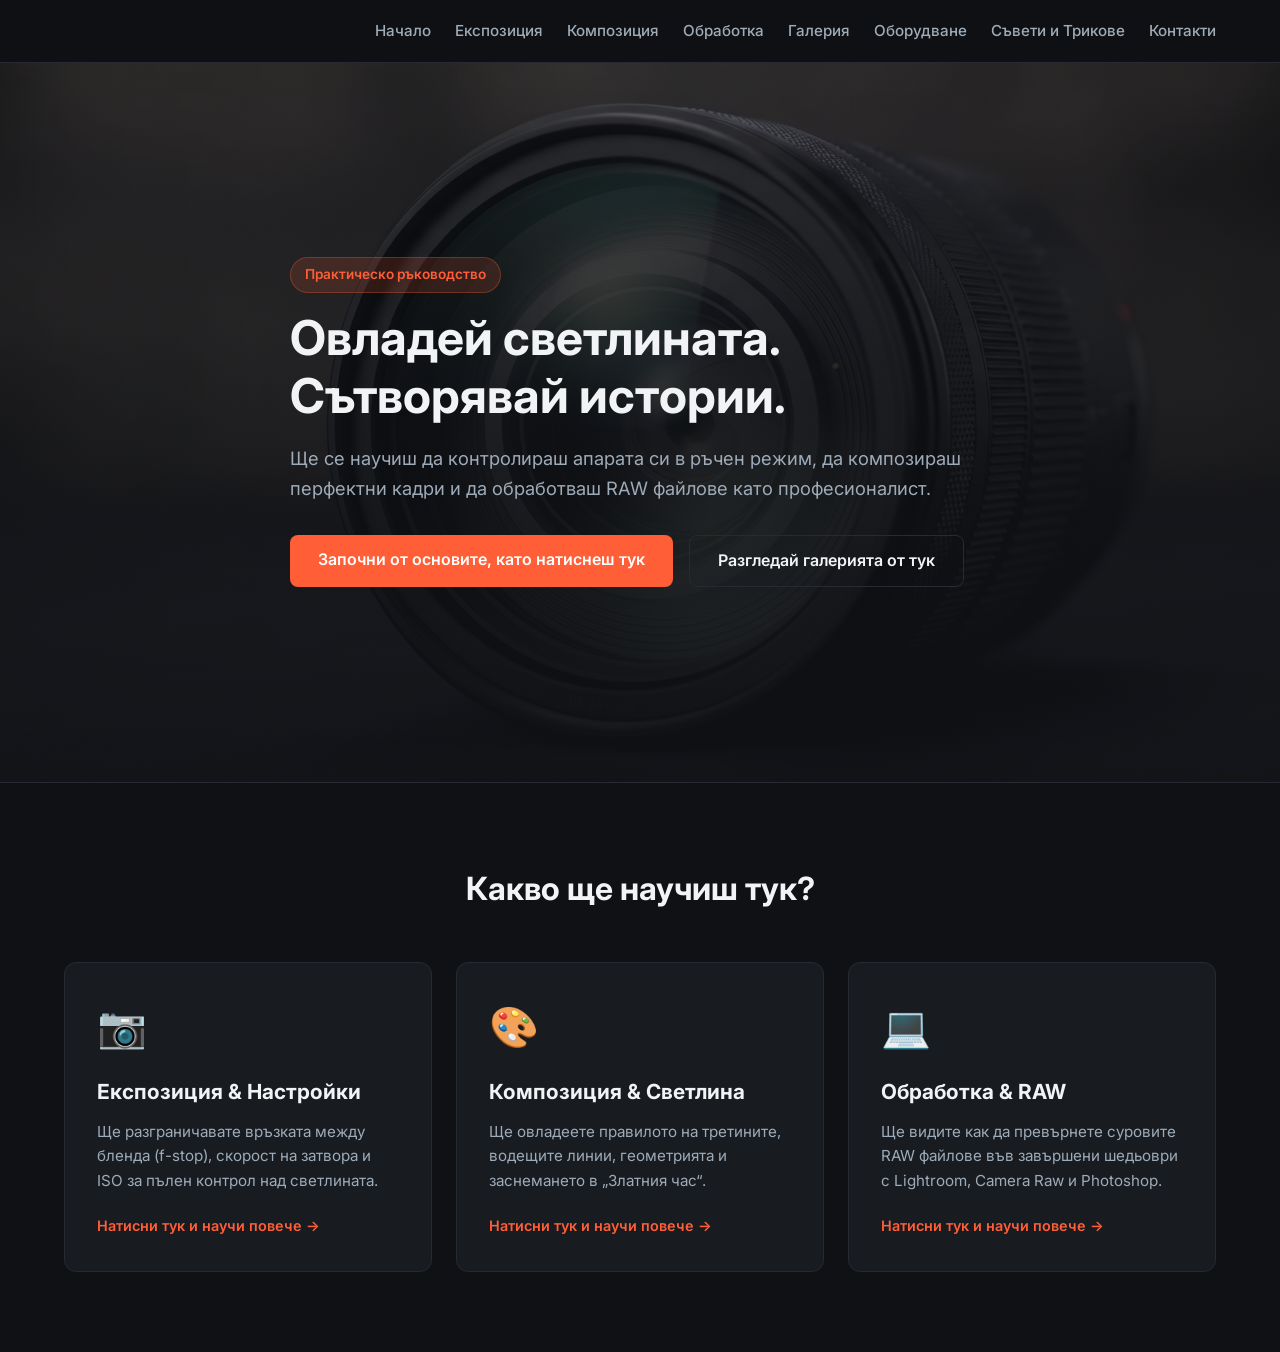
<file: index.html>
<!DOCTYPE html>
<html lang="bg">
<head>
  <meta charset="UTF-8">
  <meta name="viewport" content="width=device-width, initial-scale=1.0">
  <title>Изкуството на Фотографията</title>
  <link rel="stylesheet" href="css/style.css">
  <link rel="preconnect" href="https://fonts.googleapis.com">
  <link rel="preconnect" href="https://fonts.gstatic.com" crossorigin>
  <link href="https://fonts.googleapis.com/css2?family=Inter:wght@300;400;600;700&display=swap" rel="stylesheet">
</head>
<body>

	<header>
    <div class="navbar container">
      <nav>
        <ul class="nav-links">
          <li><a href="index.html">Начало</a></li>
          <li><a href="exposure.html">Експозиция</a></li>
          <li><a href="composition.html">Композиция</a></li>
          <li><a href="editing.html">Обработка</a></li>
          <li><a href="gallery.html">Галерия</a></li>
		  <li><a href="gear.html">Оборудване</a></li>
		  <li><a href="tips.html">Съвети и Трикове</a></li>
		  <li><a href="contact.html">Контакти</a></li>
        </ul>
      </nav>
    </div>
  </header>

  <section class="hero">
    <div class="hero-overlay"></div>
    <div class="hero-content container">
      <span class="badge">Практическо ръководство</span>
      <h1>Овладей светлината.<br>Сътворявай истории.</h1>
      <p>Ще се научиш да контролираш апарата си в ръчен режим, да композираш перфектни кадри и да обработваш RAW файлове като професионалист.</p>
      <div class="hero-btns">
        <a href="exposure.html" class="btn btn-primary">Започни от основите, като натиснеш тук</a>
        <a href="gallery.html" class="btn btn-secondary">Разгледай галерията от тук</a>
      </div>
    </div>
  </section>

  <section class="features container">
    <h2 class="section-title">Какво ще научиш тук?</h2>
    <div class="cards-grid">

      <div class="card">
        <div class="card-icon">📷</div>
        <h3>Експозиция & Настройки</h3>
        <p>Ще разграничавате връзката между бленда (f-stop), скорост на затвора и ISO за пълен контрол над светлината.</p>
        <a href="exposure.html" class="card-link">Натисни тук и научи повече &rarr;</a>
      </div>

      <div class="card">
        <div class="card-icon">🎨</div>
        <h3>Композиция & Светлина</h3>
        <p>Ще овладеете правилото на третините, водещите линии, геометрията и заснемането в „Златния час“.</p>
        <a href="composition.html" class="card-link">Натисни тук и научи повече &rarr;</a>
      </div>

      <div class="card">
        <div class="card-icon">💻</div>
        <h3>Обработка & RAW</h3>
        <p>Ще видите как да превърнете суровите RAW файлове във завършени шедьоври с Lightroom, Camera Raw и Photoshop.</p>
        <a href="editing.html" class="card-link">Натисни тук и научи повече &rarr;</a>
      </div>

    </div>
  </section>
  
  <script src="js/main.js"></script>
</body>
</html>
</file>
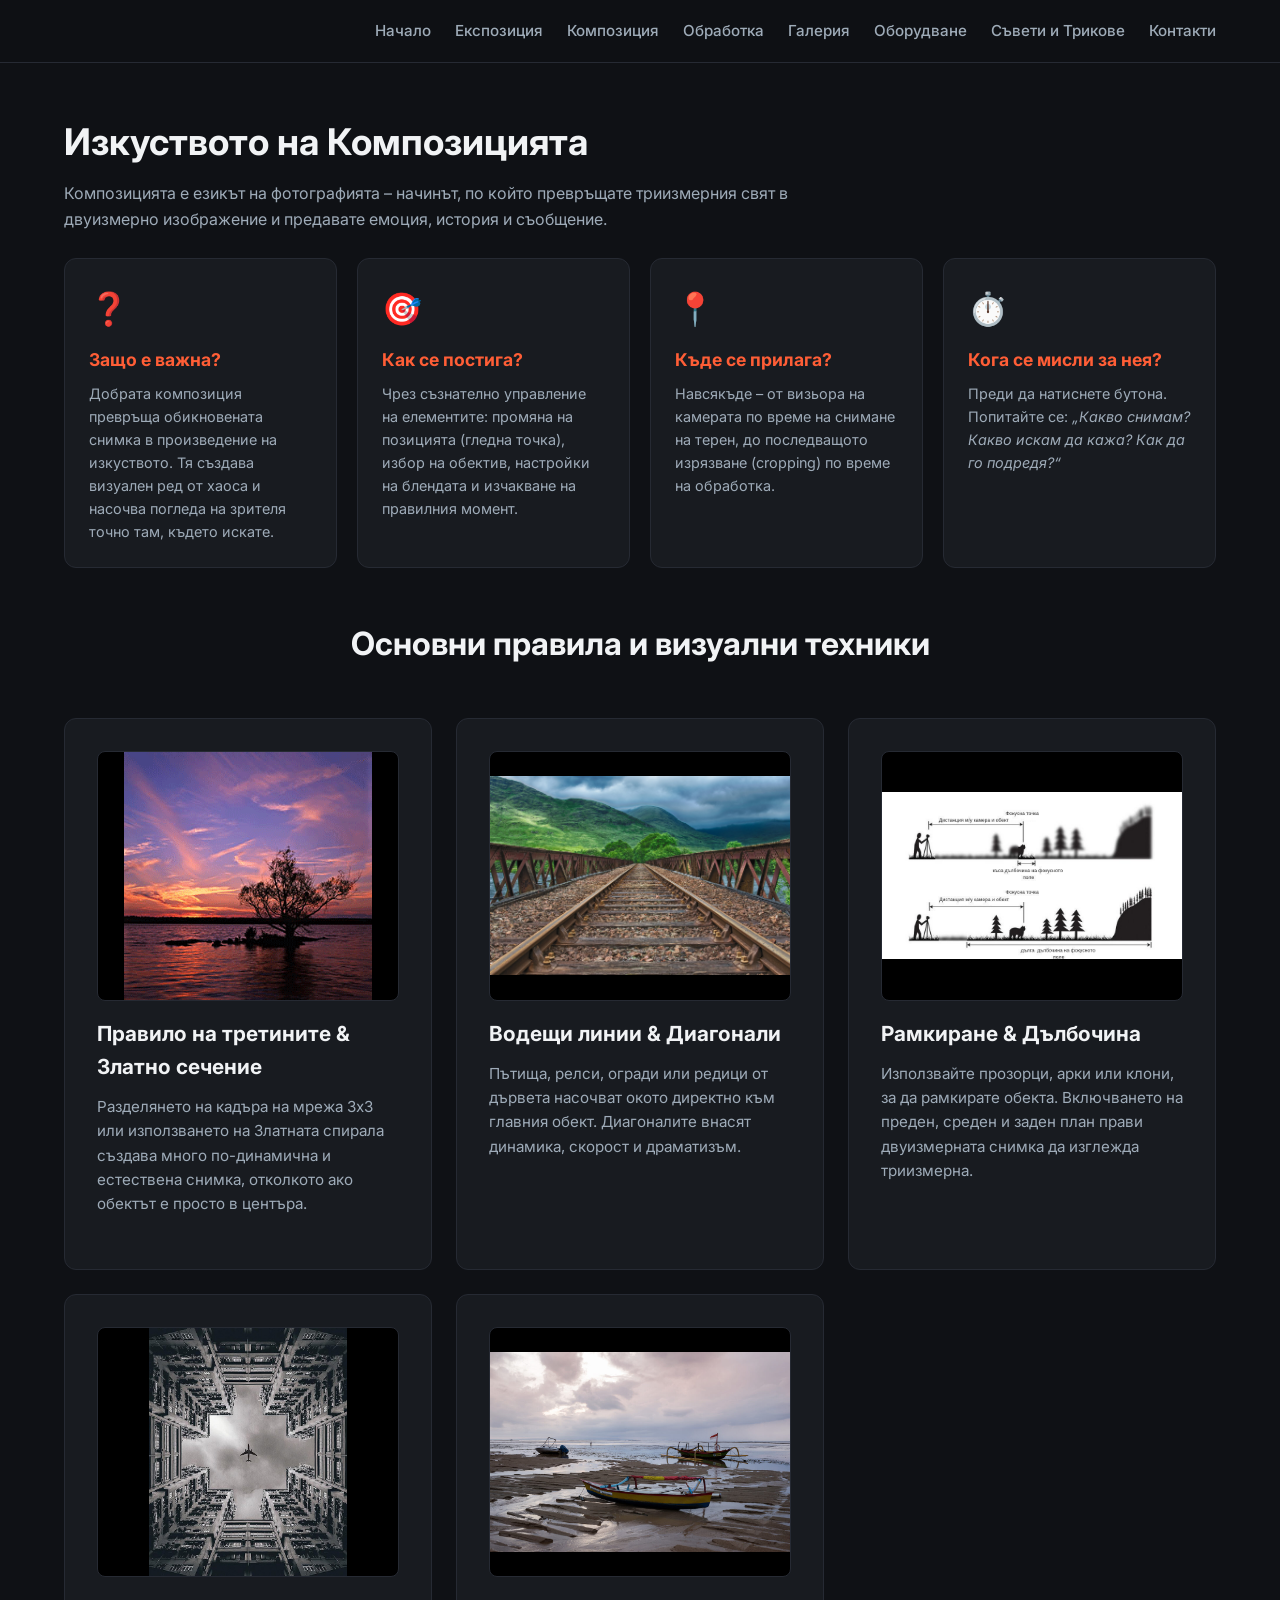
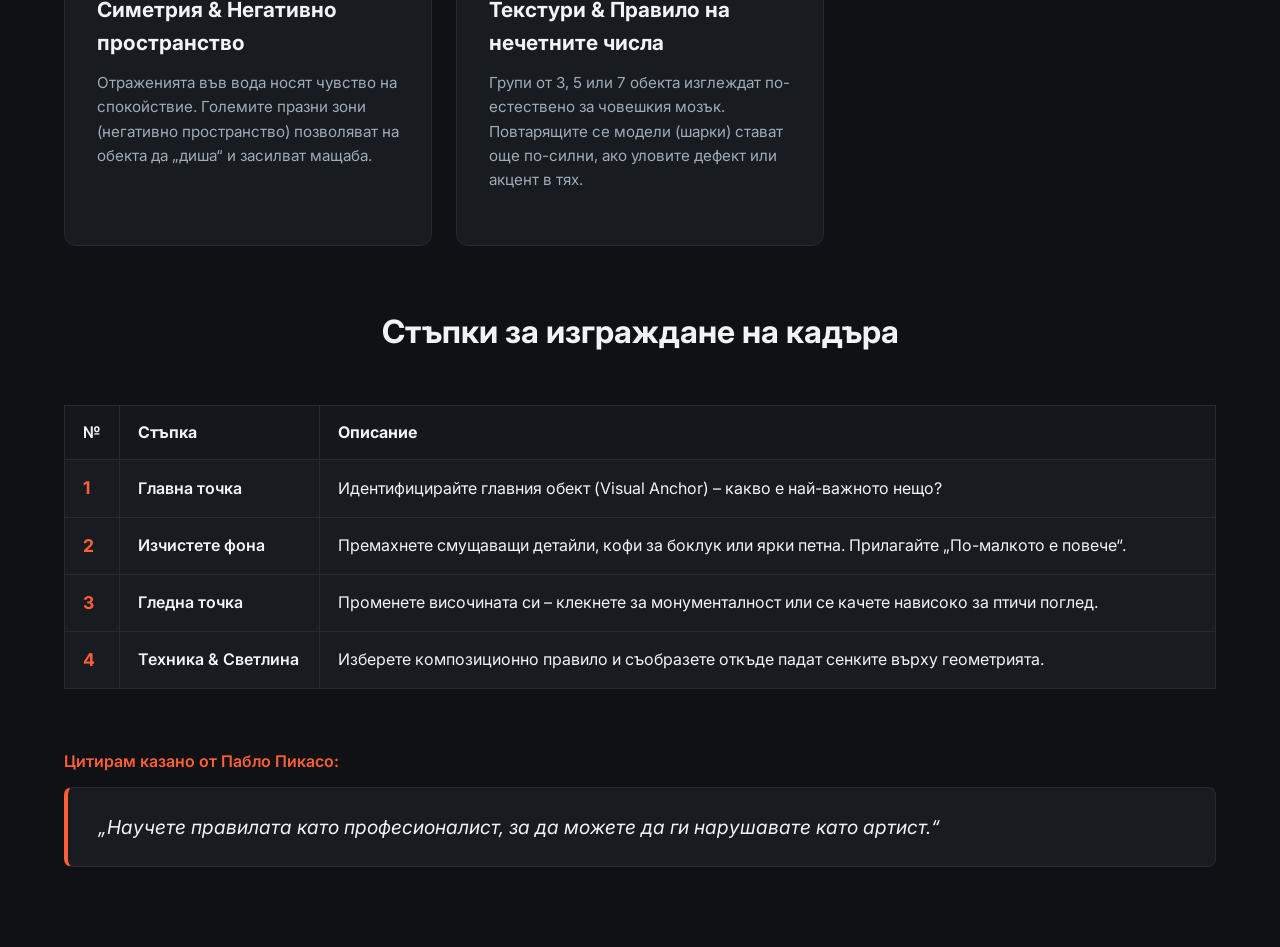
<file: composition.html>
<!DOCTYPE html>
<html lang="bg">
<head>
  <meta charset="UTF-8">
  <meta name="viewport" content="width=device-width, initial-scale=1.0">
  <title>Композиция</title>
  <link rel="stylesheet" href="css/style.css">
  <link rel="preconnect" href="https://fonts.googleapis.com">
  <link rel="preconnect" href="https://fonts.gstatic.com" crossorigin>
  <link href="https://fonts.googleapis.com/css2?family=Inter:wght@300;400;600;700&display=swap" rel="stylesheet">
</head>
<body>

	<header>
    <div class="navbar container">
      <nav>
        <ul class="nav-links">
          <li><a href="index.html">Начало</a></li>
          <li><a href="exposure.html">Експозиция</a></li>
          <li><a href="composition.html">Композиция</a></li>
          <li><a href="editing.html">Обработка</a></li>
          <li><a href="gallery.html">Галерия</a></li>
		  <li><a href="gear.html">Оборудване</a></li>
		  <li><a href="tips.html">Съвети и Трикове</a></li>
		  <li><a href="contact.html">Контакти</a></li>
        </ul>
      </nav>
    </div>
  </header>

  <section class="page-header container">
    <h1>Изкуството на Композицията</h1>
    <p>Композицията е езикът на фотографията – начинът, по който превръщате триизмерния свят в двуизмерно изображение и предавате емоция, история и съобщение.</p>
  </section>

  <section class="info-grid container">
    <div class="info-card">
      <span class="info-icon">❓</span>
      <h3>Защо е важна?</h3>
      <p>Добрата композиция превръща обикновената снимка в произведение на изкуството. Тя създава визуален ред от хаоса и насочва погледа на зрителя точно там, където искате.</p>
    </div>

    <div class="info-card">
      <span class="info-icon">🎯</span>
      <h3>Как се постига?</h3>
      <p>Чрез съзнателно управление на елементите: промяна на позицията (гледна точка), избор на обектив, настройки на блендата и изчакване на правилния момент.</p>
    </div>

    <div class="info-card">
      <span class="info-icon">📍</span>
      <h3>Къде се прилага?</h3>
      <p>Навсякъде – от визьора на камерата по време на снимане на терен, до последващото изрязване (cropping) по време на обработка.</p>
    </div>

    <div class="info-card">
      <span class="info-icon">⏱️</span>
      <h3>Кога се мисли за нея?</h3>
      <p>Преди да натиснете бутона. Попитайте се: <em>„Какво снимам? Какво искам да кажа? Как да го подредя?“</em></p>
    </div>
  </section>

  <section class="container rules-section">
    <h2 class="section-title">Основни правила и визуални техники</h2>

    <div class="cards-grid">
      
      <div class="card rule-card">
        <div class="card-image-box">
          <img src="assets/rule-of-thirds.gif" alt="Правило на третините">
        </div>
        <h3>Правило на третините & Златно сечение</h3>
        <p>Разделянето на кадъра на мрежа 3х3 или използването на Златната спирала създава много по-динамична и естествена снимка, отколкото ако обектът е просто в центъра.</p>
      </div>

      <div class="card rule-card">
        <div class="card-image-box">
          <img src="assets/leading-lines.jpg" alt="Водещи линии">
        </div>
        <h3>Водещи линии & Диагонали</h3>
        <p>Пътища, релси, огради или редици от дървета насочват окото директно към главния обект. Диагоналите внасят динамика, скорост и драматизъм.</p>
      </div>

      <div class="card rule-card">
        <div class="card-image-box">
          <img src="assets/framing-depth.jpg" alt="Рамкиране и Дълбочина">
        </div>
        <h3>Рамкиране & Дълбочина</h3>
        <p>Използвайте прозорци, арки или клони, за да рамкирате обекта. Включването на преден, среден и заден план прави двуизмерната снимка да изглежда триизмерна.</p>
      </div>

      <div class="card rule-card">
        <div class="card-image-box">
          <img src="assets/symmetry.jpg" alt="Симетрия и Негативно пространство">
        </div>
        <h3>Симетрия & Негативно пространство</h3>
        <p>Отраженията във вода носят чувство на спокойствие. Големите празни зони (негативно пространство) позволяват на обекта да „диша“ и засилват мащаба.</p>
      </div>

      <div class="card rule-card">
        <div class="card-image-box">
          <img src="assets/patterns.jpg" alt="Текстури и Нечетни числа">
        </div>
        <h3>Текстури & Правило на нечетните числа</h3>
        <p>Групи от 3, 5 или 7 обекта изглеждат по-естествено за човешкия мозък. Повтарящите се модели (шарки) стават още по-силни, ако уловите дефект или акцент в тях.</p>
      </div>

    </div>
  </section>

  <section class="container workflow-section">
    <h2 class="section-title">Стъпки за изграждане на кадъра</h2>
    
    <div class="steps-table-container">
      <table class="steps-table">
        <thead>
          <tr>
            <th>№</th>
            <th>Стъпка</th>
            <th>Описание</th>
          </tr>
        </thead>
        <tbody>
          <tr>
            <td class="step-num-cell">1</td>
            <td class="step-title-cell">Главна точка</td>
            <td>Идентифицирайте главния обект (Visual Anchor) – какво е най-важното нещо?</td>
          </tr>
          <tr>
            <td class="step-num-cell">2</td>
            <td class="step-title-cell">Изчистете фона</td>
            <td>Премахнете смущаващи детайли, кофи за боклук или ярки петна. Прилагайте „По-малкото е повече“.</td>
          </tr>
          <tr>
            <td class="step-num-cell">3</td>
            <td class="step-title-cell">Гледна точка</td>
            <td>Променете височината си – клекнете за монументалност или се качете нависоко за птичи поглед.</td>
          </tr>
          <tr>
            <td class="step-num-cell">4</td>
            <td class="step-title-cell">Техника & Светлина</td>
            <td>Изберете композиционно правило и съобразете откъде падат сенките върху геометрията.</td>
          </tr>
        </tbody>
      </table>
    </div>
  </section>

  <section class="quote-section container">
    <span class="quote-author-label">Цитирам казано от Пабло Пикасо:</span>
    <div class="quote-box">
      <p>„Научете правилата като професионалист, за да можете да ги нарушавате като артист.“</p>
    </div>
  </section>
  
  <script src="js/main.js"></script>
</body>
</html>
</file>
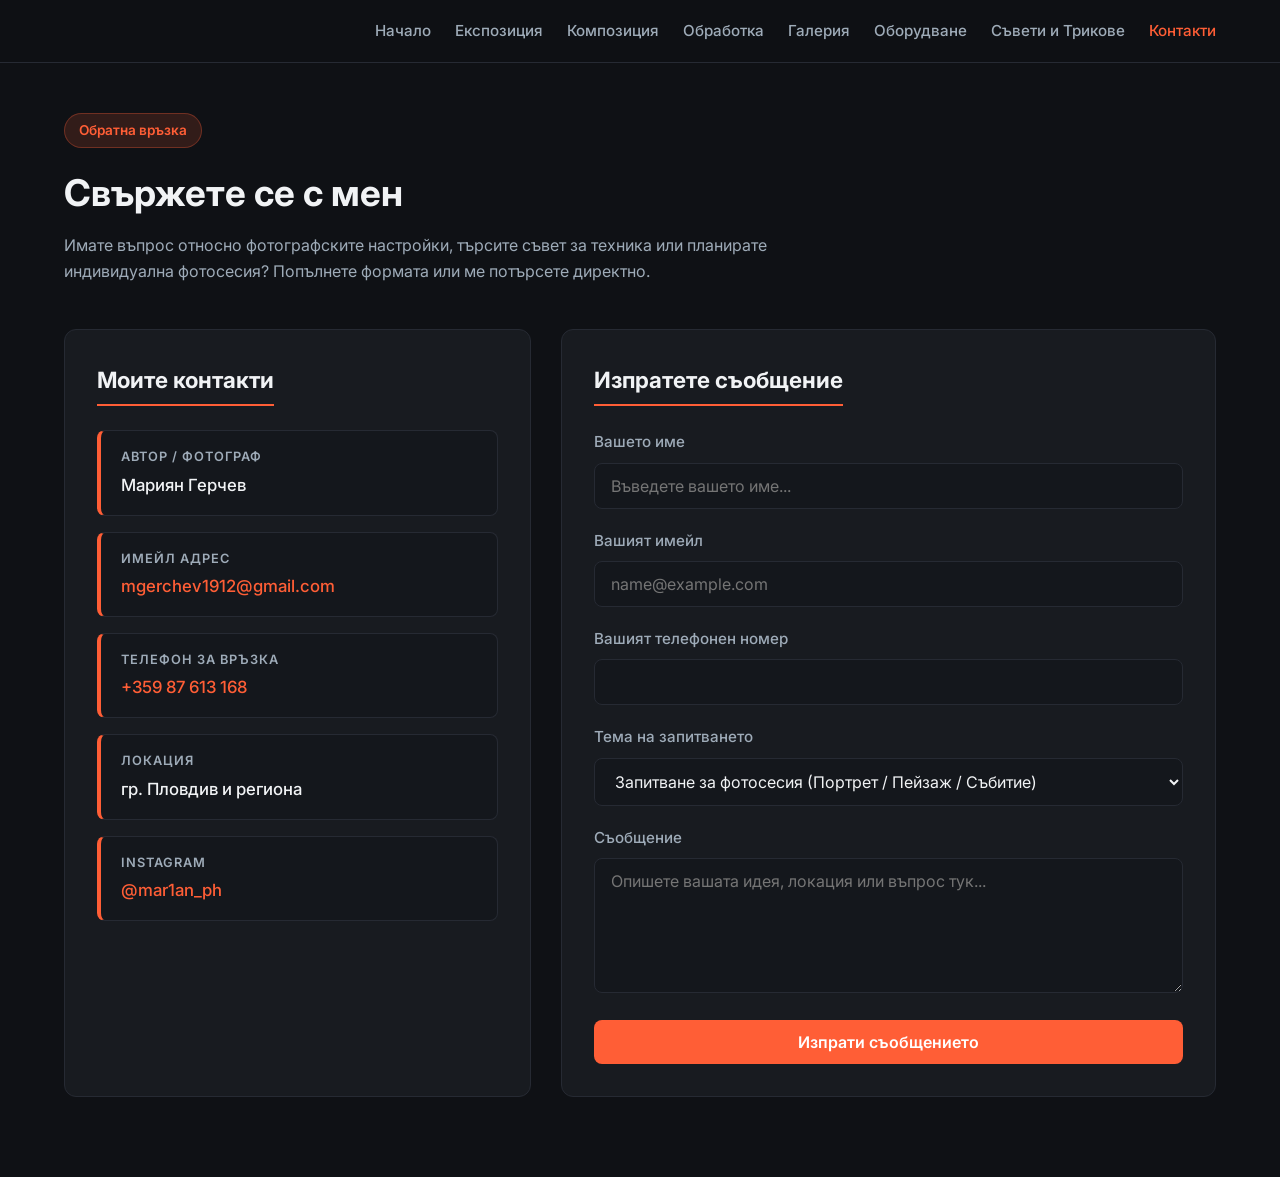
<file: contact.html>
<!DOCTYPE html>
<html lang="bg">
<head>
    <meta charset="UTF-8">
    <meta name="viewport" content="width=device-width, initial-scale=1.0">
    <title>Контакти - Фотографски наръчник & Портфолио</title>
    <link rel="preconnect" href="https://fonts.googleapis.com">
    <link rel="preconnect" href="https://fonts.gstatic.com" crossorigin>
    <link href="https://fonts.googleapis.com/css2?family=Inter:wght@400;500;600;700&display=swap" rel="stylesheet">
    
    <style>
        :root {
          --bg-color: #0f1115;
          --card-bg: #181b20;
          --text-main: #f1f3f5;
          --text-muted: #9eabb8;
          --accent-color: #ff5e36;
          --accent-hover: #e04b25;
          --border-color: #262a33;
          --font-family: 'Inter', sans-serif;
        }

        * {
          margin: 0;
          padding: 0;
          box-sizing: border-box;
        }

        body {
          background-color: var(--bg-color);
          color: var(--text-main);
          font-family: var(--font-family);
          line-height: 1.6;
        }

        .container {
          width: 90%;
          max-width: 1200px;
          margin: 0 auto;
        }

        header {
          background-color: rgba(15, 17, 21, 0.9);
          backdrop-filter: blur(10px);
          position: sticky;
          top: 0;
          z-index: 1000;
          border-bottom: 1px solid var(--border-color);
        }

        .navbar {
          display: flex;
          justify-content: flex-end;
          align-items: center;
          padding: 18px 0;
        }

        .nav-links {
          display: flex;
          list-style: none;
          gap: 24px;
        }

        .nav-links a {
          color: var(--text-muted);
          text-decoration: none;
          font-size: 0.95rem;
          font-weight: 500;
          transition: color 0.3s ease;
        }

        .nav-links a:hover,
        .nav-links a.active {
          color: var(--accent-color);
        }

        .badge {
          display: inline-block;
          background-color: rgba(255, 94, 54, 0.15);
          color: var(--accent-color);
          padding: 6px 14px;
          border-radius: 20px;
          font-size: 0.85rem;
          font-weight: 600;
          margin-bottom: 16px;
          border: 1px solid rgba(255, 94, 54, 0.3);
        }

        .btn {
          display: inline-block;
          padding: 12px 28px;
          border-radius: 8px;
          text-decoration: none;
          font-weight: 600;
          transition: all 0.3s ease;
        }

        .btn-primary {
          background-color: var(--accent-color);
          color: #fff;
        }

        .btn-primary:hover {
          background-color: var(--accent-hover);
        }

        .page-header {
          padding: 50px 0 25px 0;
        }

        .page-header h1 {
          font-size: 2.3rem;
          margin-bottom: 10px;
        }

        .page-header p {
          color: var(--text-muted);
          max-width: 800px;
        }

        /* Стилове за Контакти */
        .contact-section {
          padding-bottom: 80px;
        }

        .contact-grid {
          display: grid;
          grid-template-columns: 1fr 1.4fr;
          gap: 30px;
          margin-top: 20px;
        }

        .contact-panel {
          background-color: var(--card-bg);
          padding: 32px;
          border-radius: 12px;
          border: 1px solid var(--border-color);
        }

        .contact-panel h2 {
          font-size: 1.4rem;
          margin-bottom: 24px;
          border-bottom: 2px solid var(--accent-color);
          display: inline-block;
          padding-bottom: 6px;
          color: var(--text-main);
        }

        .info-box {
          background-color: #14171c;
          padding: 16px 20px;
          border-radius: 8px;
          margin-bottom: 16px;
          border: 1px solid var(--border-color);
          border-left: 4px solid var(--accent-color);
          transition: transform 0.2s ease, border-color 0.2s ease;
        }

        .info-box:last-child {
          margin-bottom: 0;
        }

        .info-box:hover {
          transform: translateX(5px);
          border-color: var(--accent-color);
        }

        .info-box span.label {
          display: block;
          font-size: 0.8rem;
          color: var(--text-muted);
          text-transform: uppercase;
          letter-spacing: 1px;
          margin-bottom: 4px;
          font-weight: 600;
        }

        .info-box p.value {
          font-size: 1.05rem;
          font-weight: 500;
          color: var(--text-main);
          word-break: break-word;
          margin: 0;
        }

        .info-box a {
          color: var(--accent-color);
          text-decoration: none;
          transition: color 0.2s ease;
        }

        .info-box a:hover {
          color: var(--accent-hover);
          text-decoration: underline;
        }

        .form-group {
          margin-bottom: 20px;
        }

        .form-group label {
          display: block;
          margin-bottom: 8px;
          font-size: 0.95rem;
          font-weight: 500;
          color: var(--text-muted);
        }

        .form-control {
          width: 100%;
          padding: 12px 16px;
          background-color: #14171c;
          border: 1px solid var(--border-color);
          border-radius: 8px;
          color: var(--text-main);
          font-family: var(--font-family);
          font-size: 1rem;
          transition: border-color 0.3s ease, box-shadow 0.3s ease;
        }

        .form-control:focus {
          outline: none;
          border-color: var(--accent-color);
          box-shadow: 0 0 8px rgba(255, 94, 54, 0.25);
        }

        textarea.form-control {
          resize: vertical;
          min-height: 135px;
        }

        .btn-submit {
          width: 100%;
          cursor: pointer;
          border: none;
          font-family: var(--font-family);
          font-size: 1rem;
        }

        footer {
          padding: 32px 0;
          border-top: 1px solid var(--border-color);
          text-align: center;
          color: var(--text-muted);
          font-size: 0.85rem;
        }

        @media (max-width: 768px) {
          .contact-grid {
            grid-template-columns: 1fr;
          }
        }
    </style>
</head>
<body>

    <header>
        <div class="container navbar">
            <ul class="nav-links">
                <li><a href="index.html">Начало</a></li>
                <li><a href="exposure.html">Експозиция</a></li>
                <li><a href="composition.html">Композиция</a></li>
                <li><a href="editing.html">Обработка</a></li>
                <li><a href="gallery.html">Галерия</a></li>
                <li><a href="gear.html">Оборудване</a></li>
                <li><a href="tips.html">Съвети и Трикове</a></li>
                <li><a href="contact.html" class="active">Контакти</a></li>
            </ul>
        </div>
    </header>

    <main class="container">
        <section class="page-header">
            <span class="badge">Обратна връзка</span>
            <h1>Свържете се с мен</h1>
            <p>Имате въпрос относно фотографските настройки, търсите съвет за техника или планирате индивидуална фотосесия? Попълнете формата или ме потърсете директно.</p>
        </section>

        <section class="contact-section">
            <div class="contact-grid">
                
                <div class="contact-panel">
                    <h2>Моите контакти</h2>

                    <div class="info-box">
                        <span class="label">Автор / Фотограф</span>
                        <p class="value">Мариян Герчев</p>
                    </div>

                    <div class="info-box">
                        <span class="label">Имейл адрес</span>
                        <p class="value"><a href="mailto:mgerchev1912@gmail.com">mgerchev1912@gmail.com</a></p>
                    </div>

                    <div class="info-box">
                        <span class="label">Телефон за връзка</span>
                        <p class="value"><a href="tel:+35987613168">+359 87 613 168</a></p>
                    </div>

                    <div class="info-box">
                        <span class="label">Локация</span>
                        <p class="value">гр. Пловдив и региона</p>
                    </div>

                    <div class="info-box">
                        <span class="label">Instagram</span>
                        <p class="value"><a href="https://instagram.com/mar1an_ph" target="_blank">@mar1an_ph</a></p>
                    </div>
                </div>

                <div class="contact-panel">
                    <h2>Изпратете съобщение</h2>
                    
                    <form name="contact" method="POST" data-netlify="true">
						<input type="hidden" name="form-name" value="contact">
                        
                        <div class="form-group">
                            <label for="name">Вашето име</label>
                            <input type="text" id="name" name="name" class="form-control" placeholder="Въведете вашето име..." required>
                        </div>

                        <div class="form-group">
                            <label for="email">Вашият имейл</label>
                            <input type="email" id="email" name="email" class="form-control" placeholder="name@example.com" required>
                        </div>
						
						<div class="form-group">
                            <label for="phone">Вашият телефонен номер</label>
                            <input type="phone" id="phone" name="phone" class="form-control">
                        </div>

                        <div class="form-group">
                            <label for="subject">Тема на запитването</label>
                            <select id="subject" name="subject" class="form-control">
                                <option value="session">Запитване за фотосесия (Портрет / Пейзаж / Събитие)</option>
                                <option value="question">Въпрос по наръчника и шпаргалката с настройки</option>
                                <option value="project">Предложение за съвместен проект</option>
                                <option value="other">Друго</option>
                            </select>
                        </div>

                        <div class="form-group">
                            <label for="message">Съобщение</label>
                            <textarea id="message" name="message" class="form-control" placeholder="Опишете вашата идея, локация или въпрос тук..." required></textarea>
                        </div>

                        <button type="submit" class="btn btn-primary btn-submit">Изпрати съобщението</button>
                    </form>
                </div>

            </div>
        </section>
    </main>
	
	<script>
  document.querySelector('form[name="contact"]').addEventListener('submit', function(e) {
    e.preventDefault();
    let myForm = this;
    let formData = new FormData(myForm);

    fetch('/', {
      method: 'POST',
      headers: { "Content-Type": "application/x-www-form-urlencoded" },
      body: new URLSearchParams(formData).toString()
    })
    .then(() => {
      alert('Благодаря Ви! Вашето съобщение беше изпратено успешно.');
      myForm.reset();
    })
    .catch((error) => {
      alert('Възникна грешка при изпращането. Моля, опитайте отново.');
      console.log(error);
    });
  });
</script>

</body>
</html>
</file>
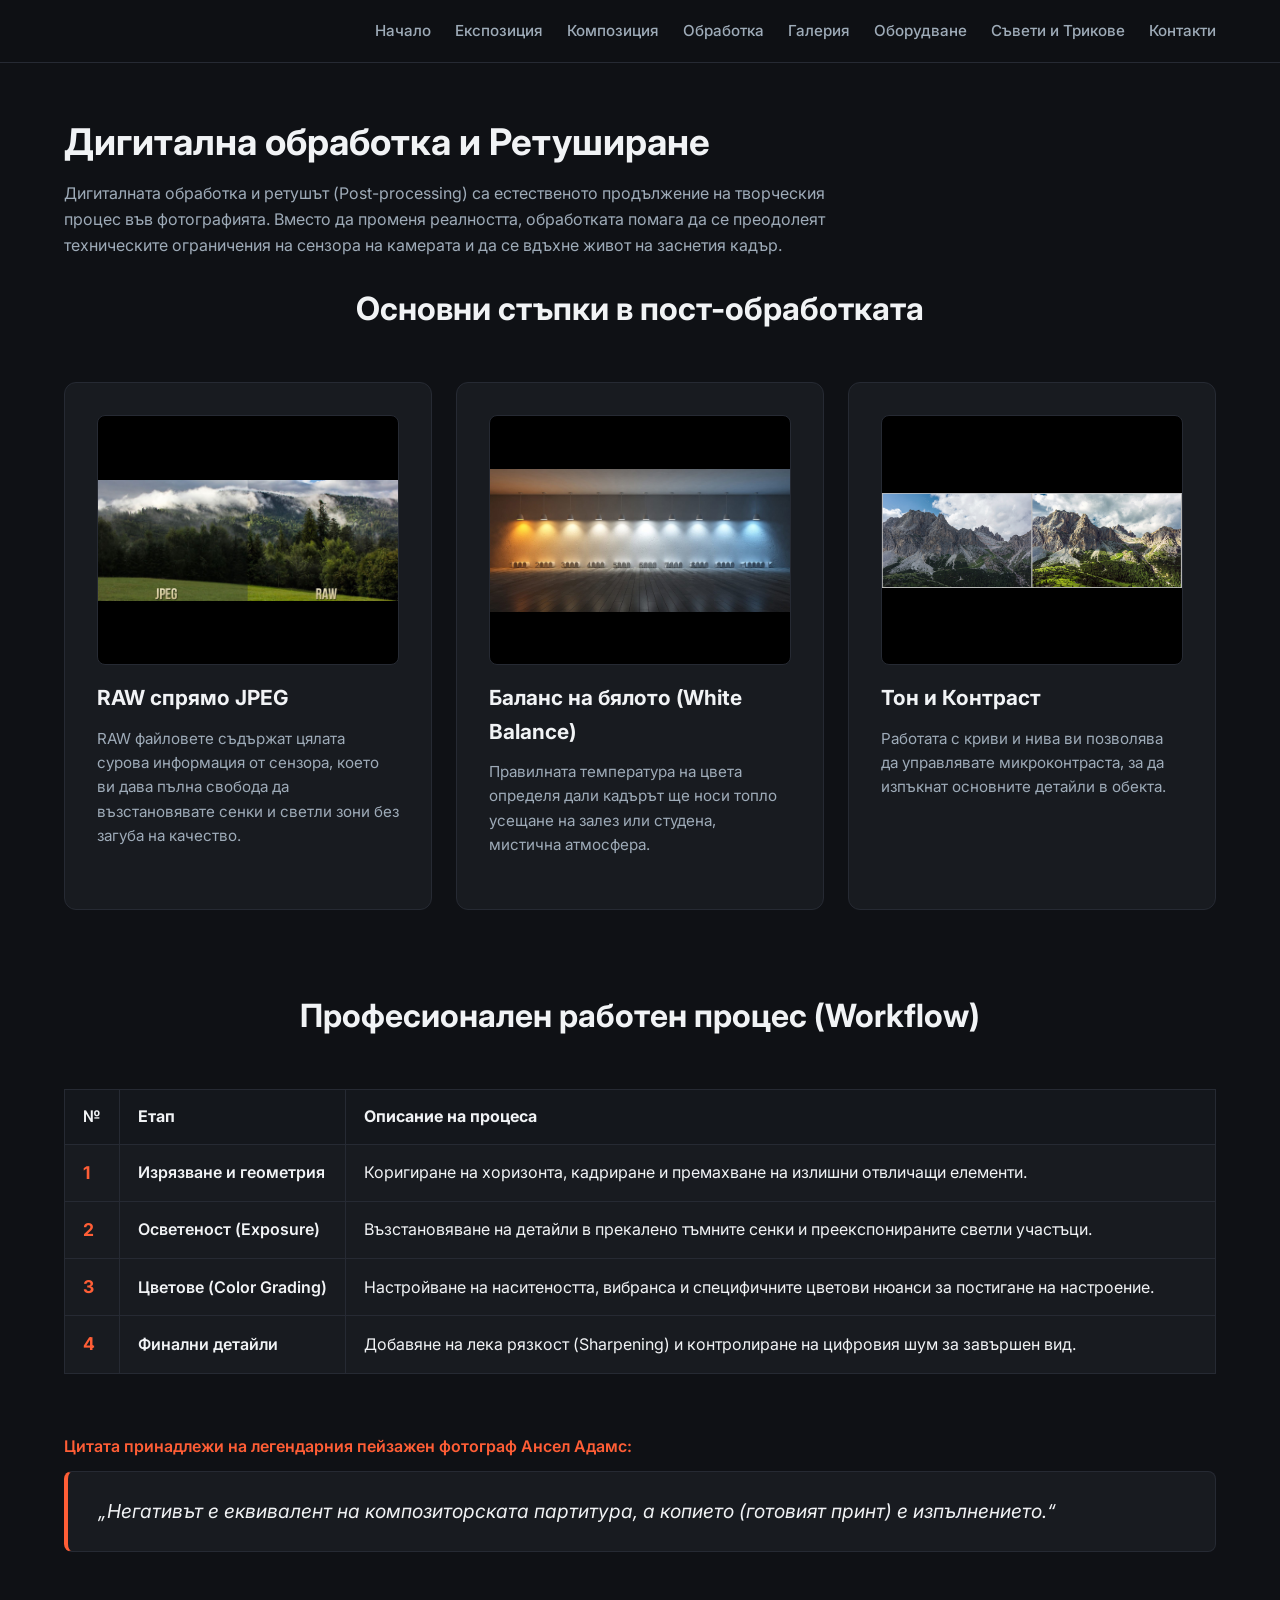
<file: editing.html>
<!DOCTYPE html>
<html lang="bg">
<head>
  <meta charset="UTF-8">
  <meta name="viewport" content="width=device-width, initial-scale=1.0">
  <title>Обработка</title>
  <link rel="stylesheet" href="css/style.css">
  <link rel="preconnect" href="https://fonts.googleapis.com">
  <link rel="preconnect" href="https://fonts.gstatic.com" crossorigin>
  <link href="https://fonts.googleapis.com/css2?family=Inter:wght@300;400;600;700&display=swap" rel="stylesheet">
</head>
<body>

	<header>
    <div class="navbar container">
      <nav>
        <ul class="nav-links">
          <li><a href="index.html">Начало</a></li>
          <li><a href="exposure.html">Експозиция</a></li>
          <li><a href="composition.html">Композиция</a></li>
          <li><a href="editing.html">Обработка</a></li>
          <li><a href="gallery.html">Галерия</a></li>
		  <li><a href="gear.html">Оборудване</a></li>
		  <li><a href="tips.html">Съвети и Трикове</a></li>
		  <li><a href="contact.html">Контакти</a></li>
        </ul>
      </nav>
    </div>
  </header>

  <section class="page-header container">
    <h1>Дигитална обработка и Ретуширане</h1>
    <p>Дигиталната обработка и ретушът (Post-processing) са естественото продължение на творческия процес във фотографията. Вместо да променя реалността, обработката помага да се преодолеят техническите ограничения на сензора на камерата и да се вдъхне живот на заснетия кадър.</p>
  </section>

  <section class="container features" style="padding-top: 0;">
    <h2 class="section-title">Основни стъпки в пост-обработката</h2>
    
    <div class="cards-grid">
      <div class="card rule-card">
        <div class="card-image-box">
          <img src="assets/sample-guide.jpg" alt="Суров файл спрямо обработен">
        </div>
        <h3>RAW спрямо JPEG</h3>
        <p>RAW файловете съдържат цялата сурова информация от сензора, което ви дава пълна свобода да възстановявате сенки и светли зони без загуба на качество.</p>
      </div>

      <div class="card rule-card">
        <div class="card-image-box">
          <img src="assets/aperture-guide.jpg" alt="Баланс на бялото">
        </div>
        <h3>Баланс на бялото (White Balance)</h3>
        <p>Правилната температура на цвета определя дали кадърът ще носи топло усещане на залез или студена, мистична атмосфера.</p>
      </div>

      <div class="card rule-card">
        <div class="card-image-box">
          <img src="assets/shutter-guide.jpg" alt="Контраст и Тонове">
        </div>
        <h3>Тон и Контраст</h3>
        <p>Работата с криви и нива ви позволява да управлявате микроконтраста, за да изпъкнат основните детайли в обекта.</p>
      </div>
    </div>
  </section>

  <section class="container workflow-section">
    <h2 class="section-title">Професионален работен процес (Workflow)</h2>
    
    <div class="steps-table-container">
      <table class="steps-table">
        <thead>
          <tr>
            <th>№</th>
            <th>Етап</th>
            <th>Описание на процеса</th>
          </tr>
        </thead>
        <tbody>
          <tr>
            <td class="step-num-cell">1</td>
            <td class="step-title-cell">Изрязване и геометрия</td>
            <td>Коригиране на хоризонта, кадриране и премахване на излишни отвличащи елементи.</td>
          </tr>
          <tr>
            <td class="step-num-cell">2</td>
            <td class="step-title-cell">Осветеност (Exposure)</td>
            <td>Възстановяване на детайли в прекалено тъмните сенки и преекспонираните светли участъци.</td>
          </tr>
          <tr>
            <td class="step-num-cell">3</td>
            <td class="step-title-cell">Цветове (Color Grading)</td>
            <td>Настройване на наситеността, вибранса и специфичните цветови нюанси за постигане на настроение.</td>
          </tr>
          <tr>
            <td class="step-num-cell">4</td>
            <td class="step-title-cell">Финални детайли</td>
            <td>Добавяне на лека рязкост (Sharpening) и контролиране на цифровия шум за завършен вид.</td>
          </tr>
        </tbody>
      </table>
    </div>
  </section>

  <section class="quote-section container">
    <span class="quote-author-label">Цитата принадлежи на легендарния пейзажен фотограф Ансел Адамс:</span>
    <div class="quote-box">
      <p>„Негативът е еквивалент на композиторската партитура, а копието (готовият принт) е изпълнението.“</p>
    </div>
  </section>

  <script src="js/main.js"></script>
</body>
</html>
</file>
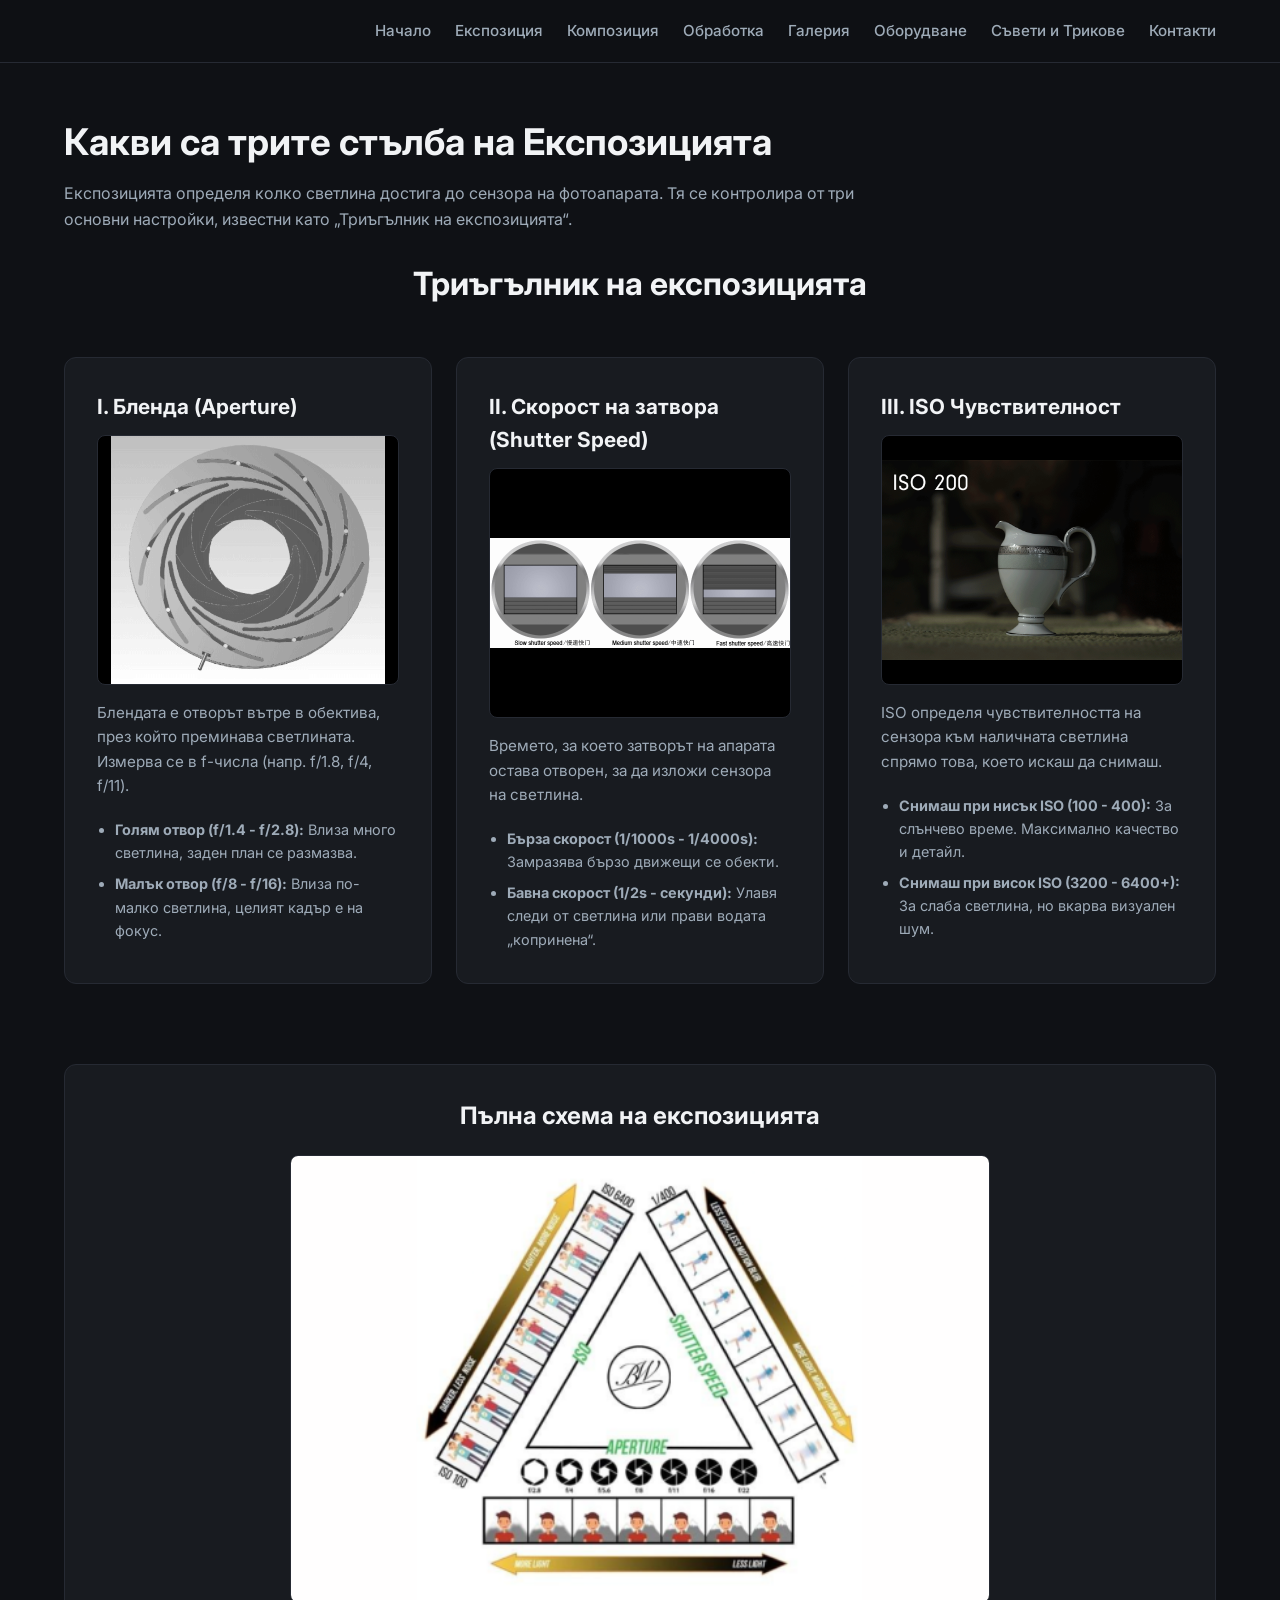
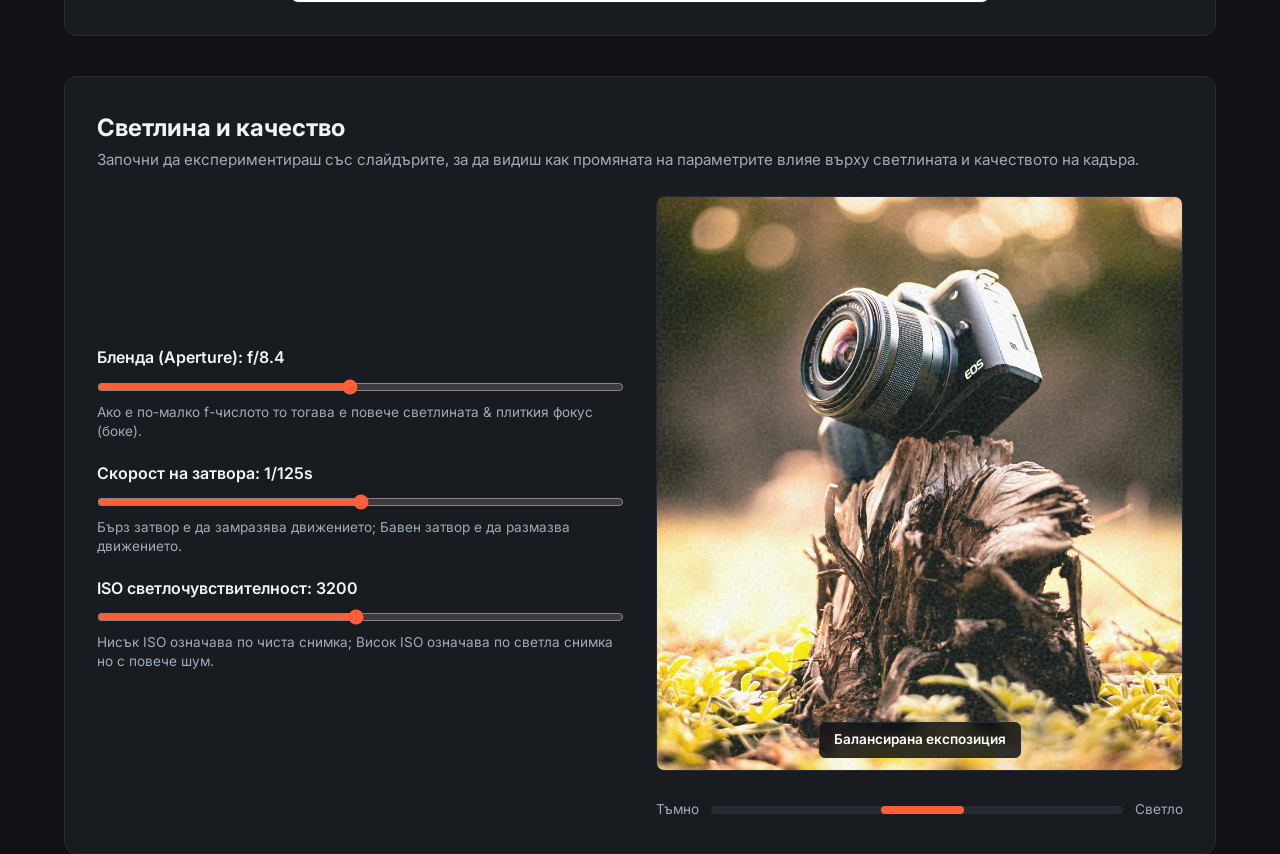
<file: exposure.html>
<!DOCTYPE html>
<html lang="bg">
<head>
  <meta charset="UTF-8">
  <meta name="viewport" content="width=device-width, initial-scale=1.0">
  <title>Експозиция</title>
  <link rel="stylesheet" href="css/style.css">
  <link rel="preconnect" href="https://fonts.googleapis.com">
  <link rel="preconnect" href="https://fonts.gstatic.com" crossorigin>
  <link href="https://fonts.googleapis.com/css2?family=Inter:wght@300;400;600;700&display=swap" rel="stylesheet">
</head>
<body>

	<header>
    <div class="navbar container">
      <nav>
        <ul class="nav-links">
          <li><a href="index.html">Начало</a></li>
          <li><a href="exposure.html">Експозиция</a></li>
          <li><a href="composition.html">Композиция</a></li>
          <li><a href="editing.html">Обработка</a></li>
          <li><a href="gallery.html">Галерия</a></li>
		  <li><a href="gear.html">Оборудване</a></li>
		  <li><a href="tips.html">Съвети и Трикове</a></li>
		  <li><a href="contact.html">Контакти</a></li>
        </ul>
      </nav>
    </div>
  </header>

  <section class="page-header container">
    <h1>Какви са трите стълба на Експозицията</h1>
    <p>Експозицията определя колко светлина достига до сензора на фотоапарата. Тя се контролира от три основни настройки, известни като „Триъгълник на експозицията“.</p>
  </section>

  <section class="container features" style="padding-top: 0;">
    <h2 class="section-title">Триъгълник на експозицията</h2>
    
    <div class="cards-grid">
      <div class="card">
        <h3>I. Бленда (Aperture)</h3>
        <div class="card-image-box">
          <img src="assets/aperture.gif" alt="Бленда">
        </div>
        <p>Блендата е отворът вътре в обектива, през който преминава светлината. Измерва се в f-числа (напр. f/1.8, f/4, f/11).</p>
        <ul style="color: var(--text-muted); padding-left: 18px; font-size: 0.9rem;">
          <li style="margin-bottom: 8px;"><strong>Голям отвор (f/1.4 - f/2.8):</strong> Влиза много светлина, заден план се размазва.</li>
          <li><strong>Малък отвор (f/8 - f/16):</strong> Влиза по-малко светлина, целият кадър е на фокус.</li>
        </ul>
      </div>

      <div class="card">
        <h3>II. Скорост на затвора (Shutter Speed)</h3>
        <div class="card-image-box">
          <img src="assets/shutter_speed.gif" alt="Скорост на затвора">
        </div>
        <p>Времето, за което затворът на апарата остава отворен, за да изложи сензора на светлина.</p>
        <ul style="color: var(--text-muted); padding-left: 18px; font-size: 0.9rem;">
          <li style="margin-bottom: 8px;"><strong>Бърза скорост (1/1000s - 1/4000s):</strong> Замразява бързо движещи се обекти.</li>
          <li><strong>Бавна скорост (1/2s - секунди):</strong> Улавя следи от светлина или прави водата „копринена“.</li>
        </ul>
      </div>

      <div class="card">
        <h3>III. ISO Чувствителност</h3>
        <div class="card-image-box">
          <img src="assets/iso_exposure.gif" alt="ISO Чувствителност">
        </div>
        <p>ISO определя чувствителността на сензора към наличната светлина спрямо това, което искаш да снимаш.</p>
        <ul style="color: var(--text-muted); padding-left: 18px; font-size: 0.9rem;">
          <li style="margin-bottom: 8px;"><strong>Снимаш при нисък ISO (100 - 400):</strong> За слънчево време. Максимално качество и детайл.</li>
          <li><strong>Снимаш при висок ISO (3200 - 6400+):</strong> За слаба светлина, но вкарва визуален шум.</li>
        </ul>
      </div>
    </div>
  </section>
  
  <section class="container" style="margin-bottom: 40px;">
    <div class="card" style="text-align: center;">
      <h2 style="margin-bottom: 20px;">Пълна схема на експозицията</h2>
      <div class="card-image-box" style="max-width: 700px; margin: 0 auto; height: auto;">
        <img src="assets/exposure-triangle.jpg" alt="Триъгълник на експозицията - пълна схема" style="width: 100%; height: auto; object-fit: contain;">
      </div>
    </div>
  </section>
  
  <section class="simulator-section container">
    <div class="card simulator-card">
      <h2>Светлина и качество</h2>
      <p class="sim-desc">Започни да експериментираш със слайдърите, за да видиш как промяната на параметрите влияе върху светлината и качеството на кадъра.</p>

      <div class="simulator-layout">
        <div class="sim-controls">
          
          <div class="control-group">
            <label for="aperture">Бленда (Aperture): <span id="aperture-val">f/2.8</span></label>
            <input type="range" id="aperture" min="1.4" max="16" step="0.7" value="8.4">
            <small>Ако е по-малко f-числото то тогава е повече светлината & плиткия фокус (боке).</small>
          </div>

          <div class="control-group">
            <label for="shutter">Скорост на затвора: <span id="shutter-val">1/250s</span></label>
            <input type="range" id="shutter" min="1" max="7" step="1" value="4">
            <small>Бърз затвор е да замразява движението; Бавен затвор е да размазва движението.</small>
          </div>

          <div class="control-group">
            <label for="iso">ISO светлочувствителност: <span id="iso-val">100</span></label>
            <input type="range" id="iso" min="100" max="6400" step="100" value="3200">
            <small>Нисък ISO означава по чиста снимка; Висок ISO означава по светла снимка но с повече шум.</small>
          </div>

        </div>

        <div class="sim-preview">
          <div class="photo-preview-wrapper">
            <img src="assets/sample.jpg" id="sim-image" alt="Тестова снимка">
            <div class="noise-overlay" id="noise-overlay"></div>
            <span class="preview-text" id="exposure-status">Балансирана експозиция</span>
          </div>
          <div class="exposure-bar-container">
            <span>Тъмно</span>
            <div class="exposure-bar">
              <div class="exposure-indicator" id="exposure-indicator"></div>
            </div>
            <span>Светло</span>
          </div>
        </div>
      </div>
    </div>
  </section>

  <script src="js/main.js"></script>
</body>
</html>
</file>
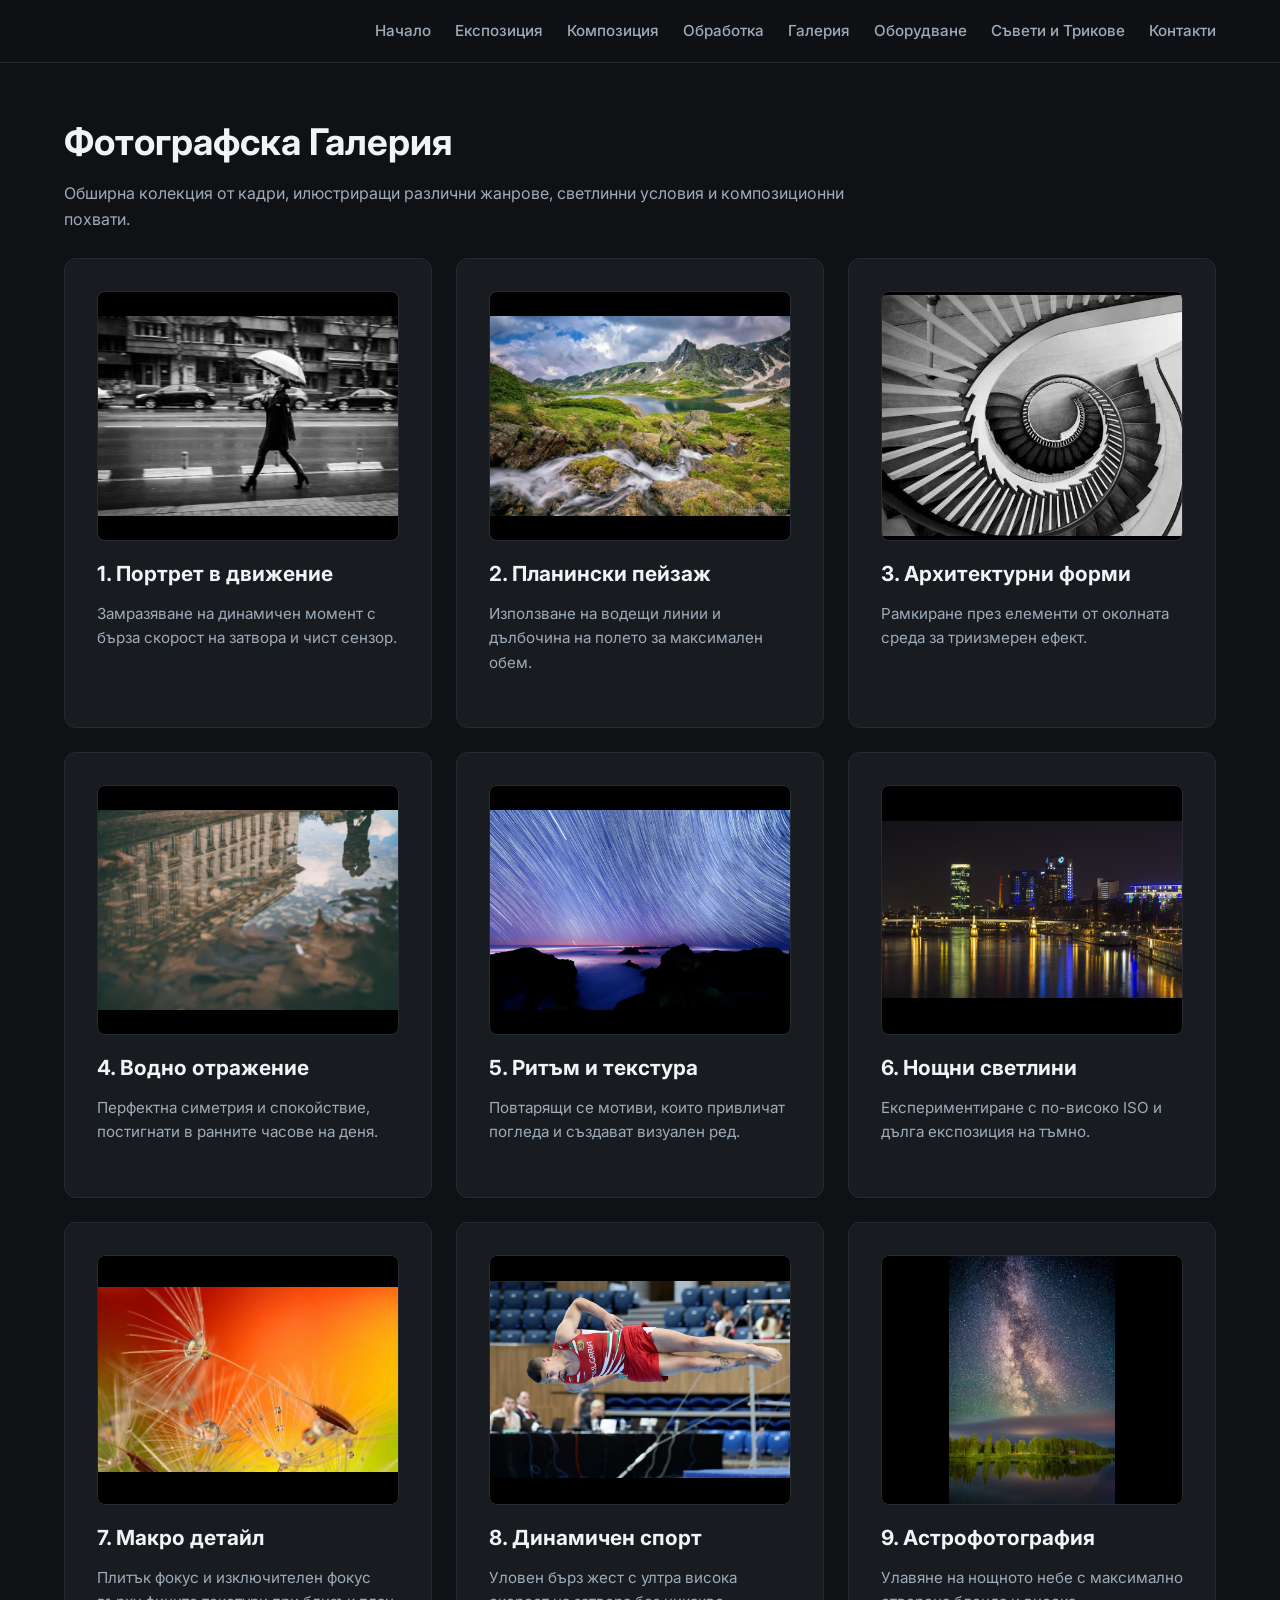
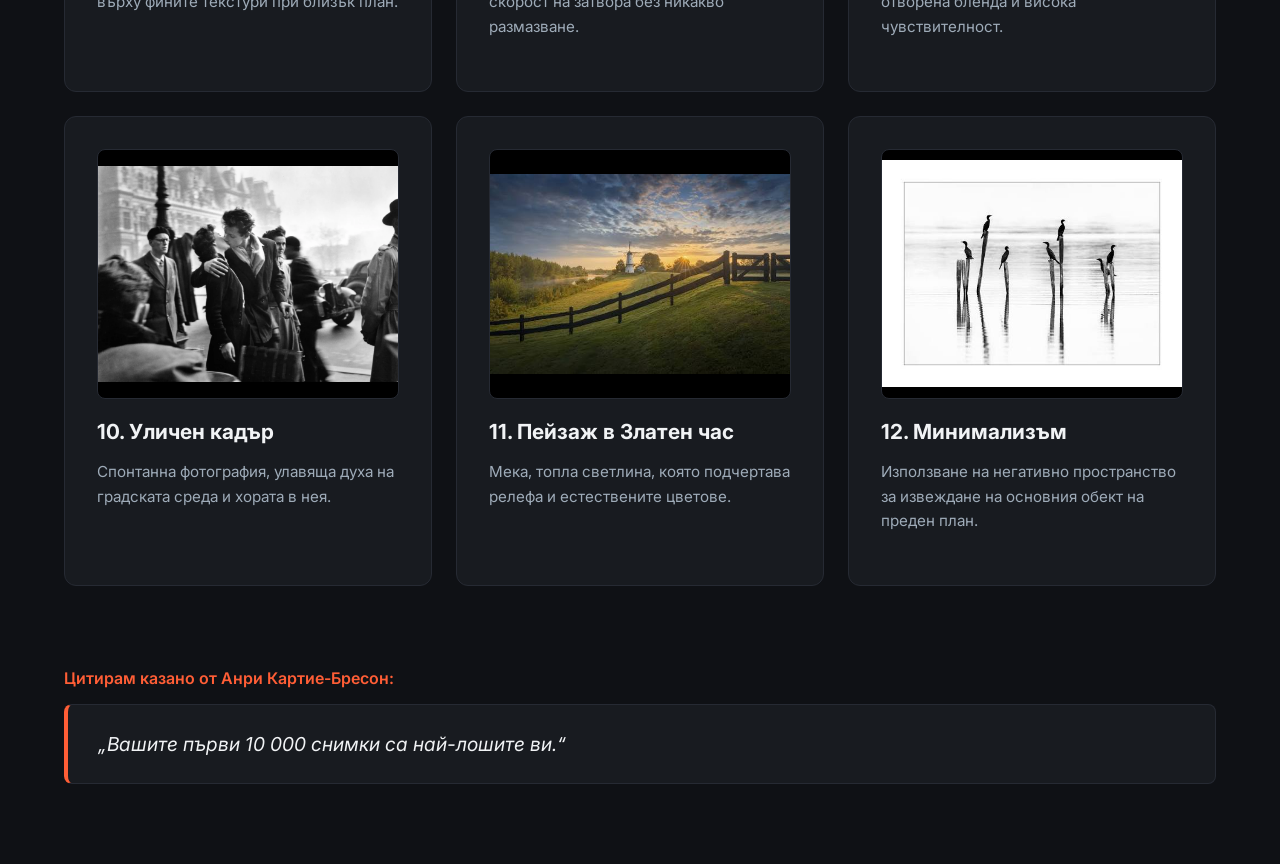
<file: gallery.html>
<!DOCTYPE html>
<html lang="bg">
<head>
  <meta charset="UTF-8">
  <meta name="viewport" content="width=device-width, initial-scale=1.0">
  <title>Галерия</title>
  <link rel="stylesheet" href="css/style.css">
  <link rel="preconnect" href="https://fonts.googleapis.com">
  <link rel="preconnect" href="https://fonts.gstatic.com" crossorigin>
  <link href="https://fonts.googleapis.com/css2?family=Inter:wght@300;400;600;700&display=swap" rel="stylesheet">
</head>
<body>

	<header>
    <div class="navbar container">
      <nav>
        <ul class="nav-links">
          <li><a href="index.html">Начало</a></li>
          <li><a href="exposure.html">Експозиция</a></li>
          <li><a href="composition.html">Композиция</a></li>
          <li><a href="editing.html">Обработка</a></li>
          <li><a href="gallery.html">Галерия</a></li>
		  <li><a href="gear.html">Оборудване</a></li>
		  <li><a href="tips.html">Съвети и Трикове</a></li>
		  <li><a href="contact.html">Контакти</a></li>
        </ul>
      </nav>
    </div>
  </header>

  <section class="page-header container">
    <h1>Фотографска Галерия</h1>
    <p>Обширна колекция от кадри, илюстриращи различни жанрове, светлинни условия и композиционни похвати.</p>
  </section>

  <section class="container features" style="padding-top: 0;">
    <div class="cards-grid">
      
      <div class="card rule-card">
        <div class="card-image-box">
          <img src="assets/moving.jpg" alt="Портрет">
        </div>
        <h3>1. Портрет в движение</h3>
        <p>Замразяване на динамичен момент с бърза скорост на затвора и чист сензор.</p>
      </div>

      <div class="card rule-card">
        <div class="card-image-box">
          <img src="assets/mountain.jpg" alt="Пейзаж">
        </div>
        <h3>2. Планински пейзаж</h3>
        <p>Използване на водещи линии и дълбочина на полето за максимален обем.</p>
      </div>

      <div class="card rule-card">
        <div class="card-image-box">
          <img src="assets/architecture.jpg" alt="Архитектура">
        </div>
        <h3>3. Архитектурни форми</h3>
        <p>Рамкиране през елементи от околната среда за триизмерен ефект.</p>
      </div>

      <div class="card rule-card">
        <div class="card-image-box">
          <img src="assets/water-reflection.jpg" alt="Симетрия">
        </div>
        <h3>4. Водно отражение</h3>
        <p>Перфектна симетрия и спокойствие, постигнати в ранните часове на деня.</p>
      </div>

      <div class="card rule-card">
        <div class="card-image-box">
          <img src="assets/Rhythm-and-Texture.jpg" alt="Текстури">
        </div>
        <h3>5. Ритъм и текстура</h3>
        <p>Повтарящи се мотиви, които привличат погледа и създават визуален ред.</p>
      </div>

      <div class="card rule-card">
        <div class="card-image-box">
          <img src="assets/Night-Lights.jpg" alt="Нощен кадър">
        </div>
        <h3>6. Нощни светлини</h3>
        <p>Експериментиране с по-високо ISO и дълга експозиция на тъмно.</p>
      </div>

      <div class="card rule-card">
        <div class="card-image-box">
          <img src="assets/Macro-detail.jpg" alt="Макро детайл">
        </div>
        <h3>7. Макро детайл</h3>
        <p>Плитък фокус и изключителен фокус върху фините текстури при близък план.</p>
      </div>

      <div class="card rule-card">
        <div class="card-image-box">
          <img src="assets/Dynamic-Sport.jpg" alt="Спортен момент">
        </div>
        <h3>8. Динамичен спорт</h3>
        <p>Уловен бърз жест с ултра висока скорост на затвора без никакво размазване.</p>
      </div>

      <div class="card rule-card">
        <div class="card-image-box">
          <img src="assets/Astrophotography.jpg" alt="Звездно небе">
        </div>
        <h3>9. Астрофотография</h3>
        <p>Улавяне на нощното небе с максимално отворена бленда и висока чувствителност.</p>
      </div>

      <div class="card rule-card">
        <div class="card-image-box">
          <img src="assets/Street-shot.jpg" alt="Улична фотография">
        </div>
        <h3>10. Уличен кадър</h3>
        <p>Спонтанна фотография, улавяща духа на градската среда и хората в нея.</p>
      </div>

      <div class="card rule-card">
        <div class="card-image-box">
          <img src="assets/Landscape-in-the-Golden-Hour.jpg" alt="Златен час">
        </div>
        <h3>11. Пейзаж в Златен час</h3>
        <p>Мека, топла светлина, която подчертава релефа и естествените цветове.</p>
      </div>

      <div class="card rule-card">
        <div class="card-image-box">
          <img src="assets/Minimalism.jpg" alt="Минимализъм">
        </div>
        <h3>12. Минимализъм</h3>
        <p>Използване на негативно пространство за извеждане на основния обект на преден план.</p>
      </div>

    </div>
  </section>

  <section class="quote-section container">
    <span class="quote-author-label">Цитирам казано от Анри Картие-Бресон:</span>
    <div class="quote-box">
      <p>„Вашите първи 10 000 снимки са най-лошите ви.“</p>
    </div>
  </section>

  <script src="js/main.js"></script>
</body>
</html>
</file>
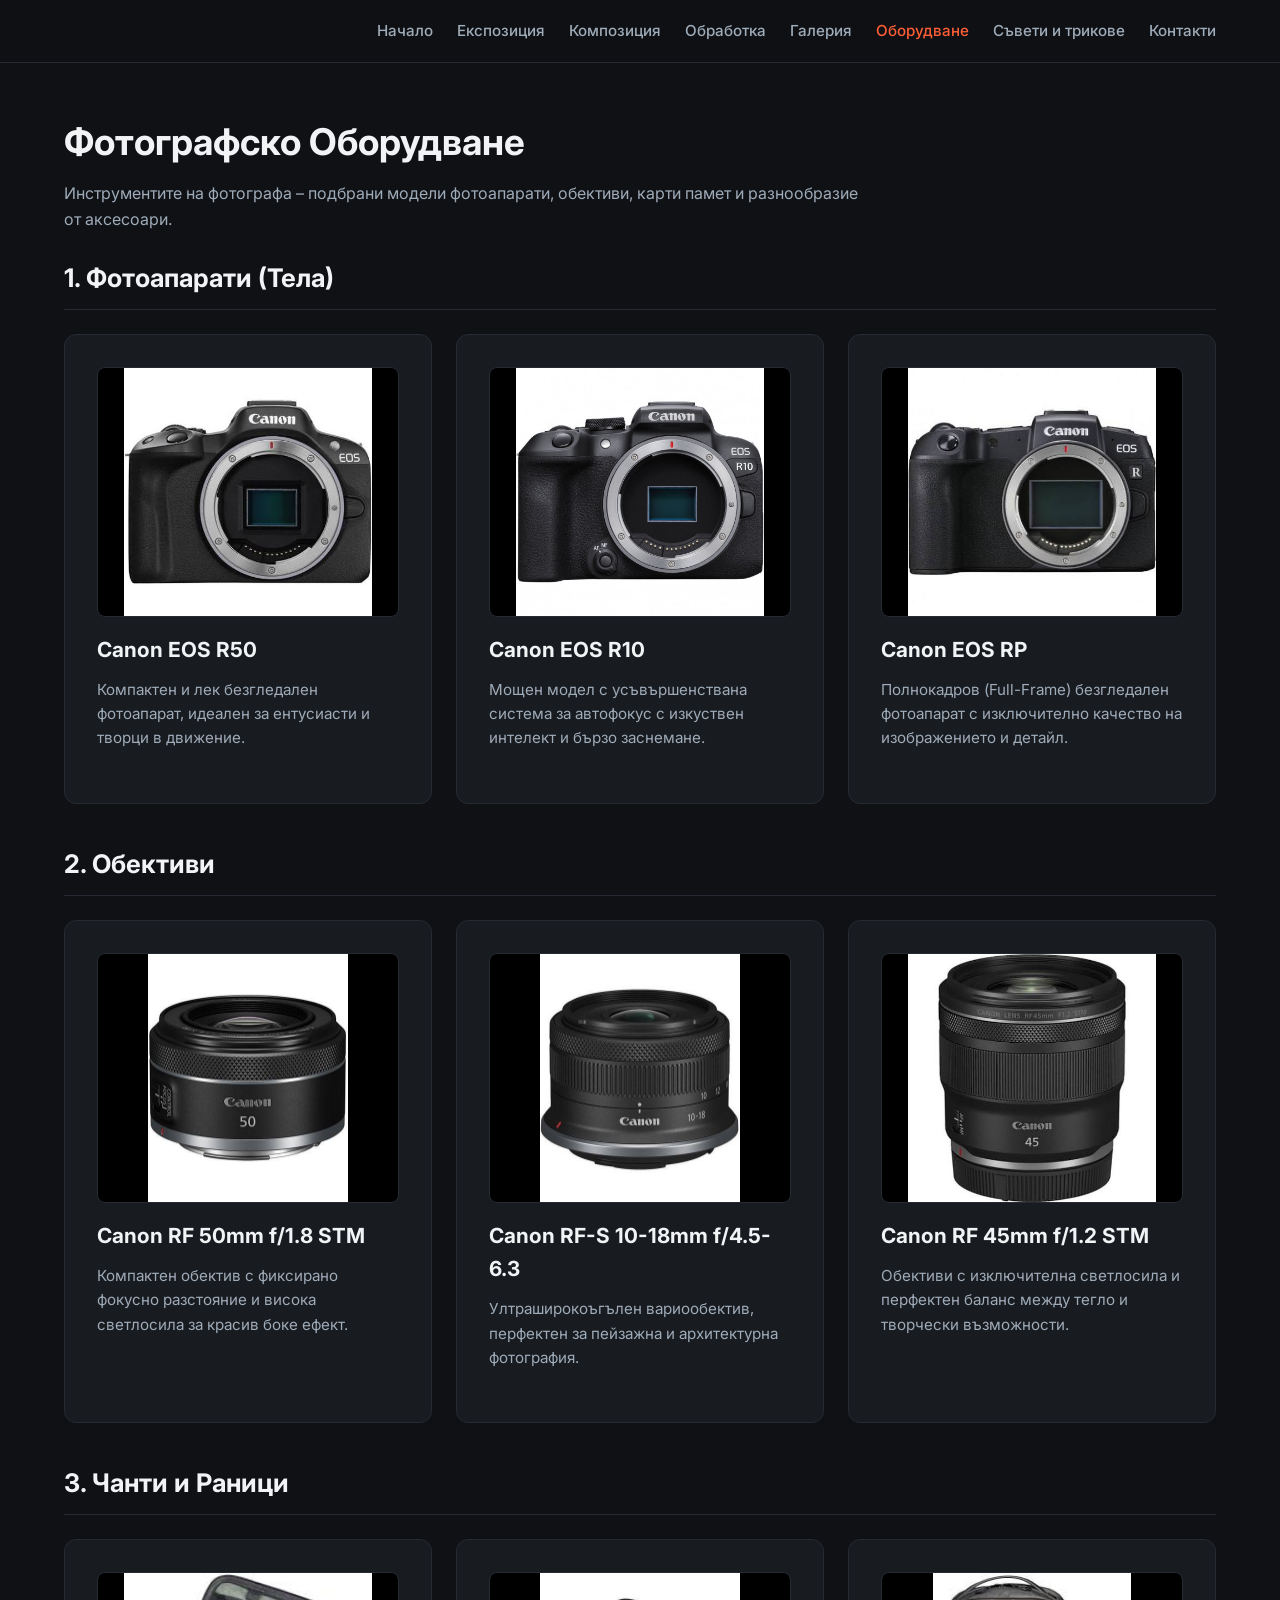
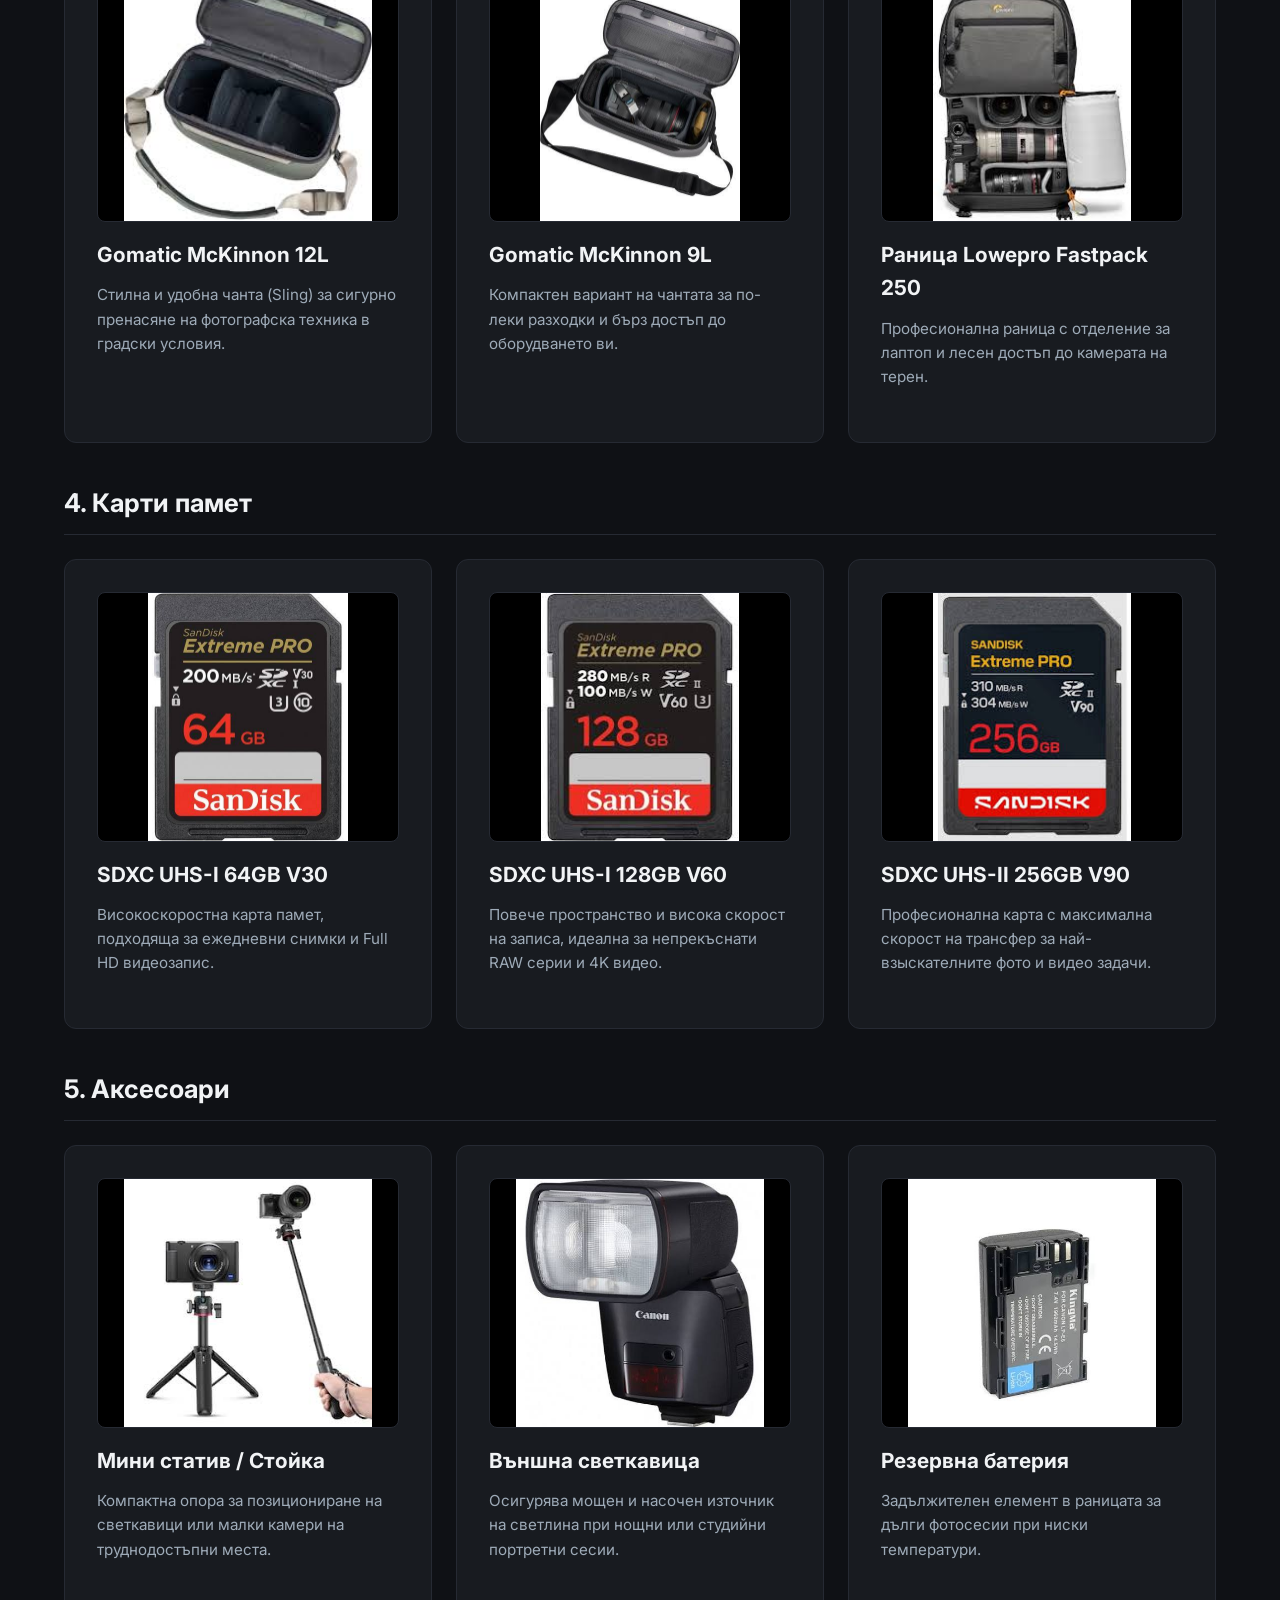
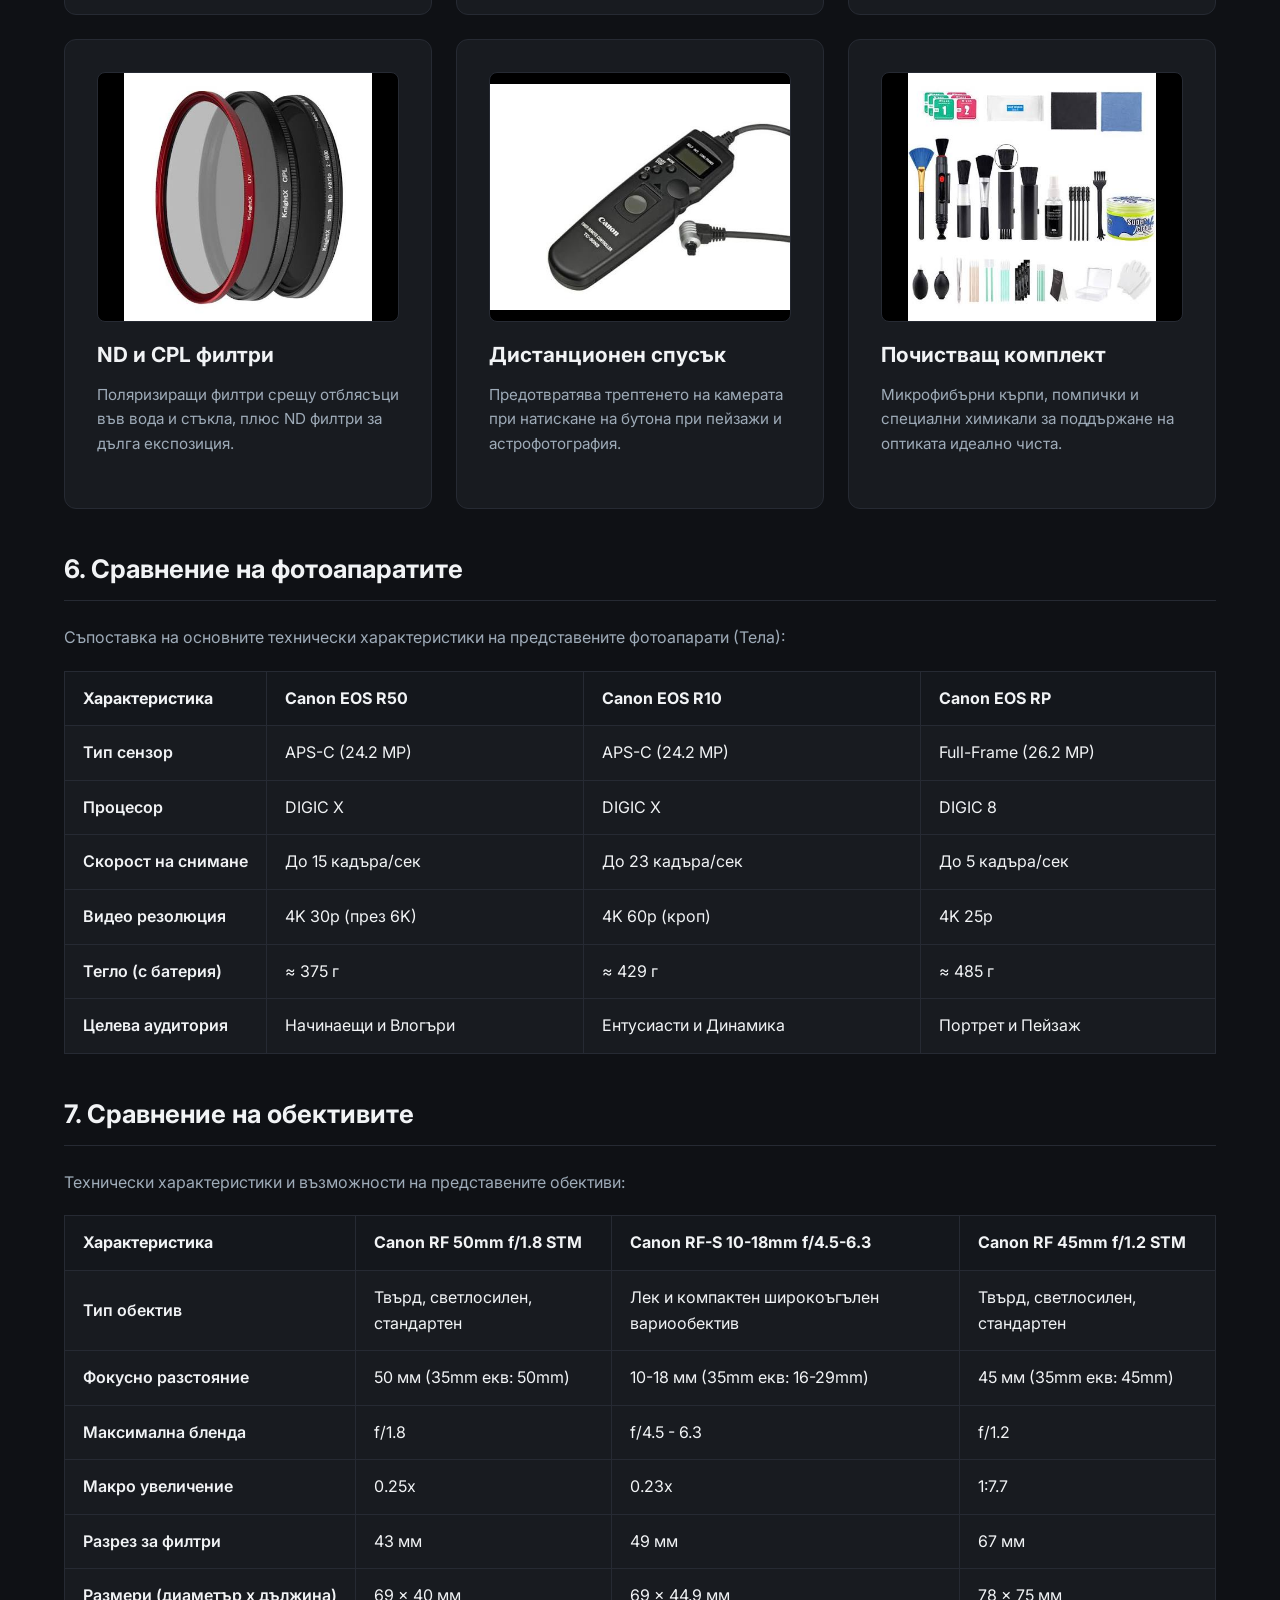
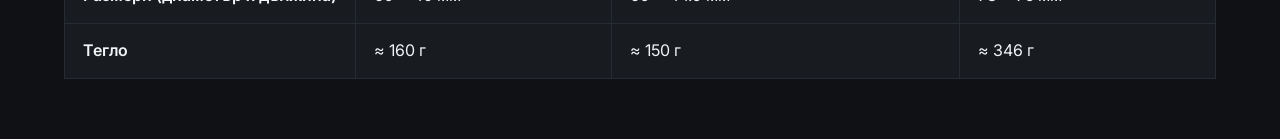
<file: gear.html>
<!DOCTYPE html>
<html lang="bg">
<head>
  <meta charset="UTF-8">
  <meta name="viewport" content="width=device-width, initial-scale=1.0">
  <title>Оборудване</title>
  <link rel="stylesheet" href="css/style.css">
  <link rel="preconnect" href="https://fonts.googleapis.com">
  <link rel="preconnect" href="https://fonts.gstatic.com" crossorigin>
  <link href="https://fonts.googleapis.com/css2?family=Inter:wght@300;400;600;700&display=swap" rel="stylesheet">
</head>
<body>

  <header>
    <div class="navbar container">
      <nav>
        <ul class="nav-links">
          <li><a href="index.html">Начало</a></li>
          <li><a href="exposure.html">Експозиция</a></li>
          <li><a href="composition.html">Композиция</a></li>
          <li><a href="editing.html">Обработка</a></li>
          <li><a href="gallery.html">Галерия</a></li>
          <li><a href="gear.html" class="active">Оборудване</a></li>
          <li><a href="tips.html">Съвети и трикове</a></li>
          <li><a href="contact.html">Контакти</a></li>
        </ul>
      </nav>
    </div>
  </header>

  <section class="page-header container">
    <h1>Фотографско Оборудване</h1>
    <p>Инструментите на фотографа – подбрани модели фотоапарати, обективи, карти памет и разнообразие от аксесоари.</p>
  </section>

  <!-- Секция: Фотоапарати -->
  <section class="container features" style="padding-top: 0; padding-bottom: 40px;">
    <h2 class="section-title" style="text-align: left; font-size: 1.6rem; margin-bottom: 24px; border-bottom: 1px solid var(--border-color); padding-bottom: 10px;">1. Фотоапарати (Тела)</h2>
    
    <div class="cards-grid">
      <div class="card rule-card">
        <div class="card-image-box">
          <img src="assets/camera-r50.jpg" alt="Canon EOS R50">
        </div>
        <h3>Canon EOS R50</h3>
        <p>Компактен и лек безгледален фотоапарат, идеален за ентусиасти и творци в движение.</p>
      </div>

      <div class="card rule-card">
        <div class="card-image-box">
          <img src="assets/camera-r10.jpg" alt="Canon EOS R10">
        </div>
        <h3>Canon EOS R10</h3>
        <p>Мощен модел с усъвършенствана система за автофокус с изкуствен интелект и бързо заснемане.</p>
      </div>

      <div class="card rule-card">
        <div class="card-image-box">
          <img src="assets/camera-rp.jpg" alt="Canon EOS RP">
        </div>
        <h3>Canon EOS RP</h3>
        <p>Полнокадров (Full-Frame) безгледален фотоапарат с изключително качество на изображението и детайл.</p>
      </div>
    </div>
  </section>

  <!-- Секция: Обективи -->
  <section class="container features" style="padding-top: 0; padding-bottom: 40px;">
    <h2 class="section-title" style="text-align: left; font-size: 1.6rem; margin-bottom: 24px; border-bottom: 1px solid var(--border-color); padding-bottom: 10px;">2. Обективи</h2>
    
    <div class="cards-grid">
      <div class="card rule-card">
        <div class="card-image-box">
          <img src="assets/lens-50mm.jpg" alt="Canon RF 50mm f/1.8">
        </div>
        <h3>Canon RF 50mm f/1.8 STM</h3>
        <p>Компактен обектив с фиксирано фокусно разстояние и висока светлосила за красив боке ефект.</p>
      </div>

      <div class="card rule-card">
        <div class="card-image-box">
          <img src="assets/lens-10-18.jpg" alt="Canon RF-S 10-18mm">
        </div>
        <h3>Canon RF-S 10-18mm f/4.5-6.3</h3>
        <p>Ултраширокоъгълен вариообектив, перфектен за пейзажна и архитектурна фотография.</p>
      </div>

      <div class="card rule-card">
        <div class="card-image-box">
          <img src="assets/lens-45mm.jpg" alt="Canon RF 45mm">
        </div>
        <h3>Canon RF 45mm f/1.2 STM</h3>
        <p>Обективи с изключителна светлосила и перфектен баланс между тегло и творчески възможности.</p>
      </div>
    </div>
  </section>

  <!-- Секция: Чанти и раници -->
  <section class="container features" style="padding-top: 0; padding-bottom: 40px;">
    <h2 class="section-title" style="text-align: left; font-size: 1.6rem; margin-bottom: 24px; border-bottom: 1px solid var(--border-color); padding-bottom: 10px;">3. Чанти и Раници</h2>
    
    <div class="cards-grid">
      <div class="card rule-card">
        <div class="card-image-box">
          <img src="assets/bag-12l.jpg" alt="Gomatic McKinnon 12L">
        </div>
        <h3>Gomatic McKinnon 12L</h3>
        <p>Стилна и удобна чанта (Sling) за сигурно пренасяне на фотографска техника в градски условия.</p>
      </div>

      <div class="card rule-card">
        <div class="card-image-box">
          <img src="assets/bag-9l.jpg" alt="Gomatic McKinnon 9L">
        </div>
        <h3>Gomatic McKinnon 9L</h3>
        <p>Компактен вариант на чантата за по-леки разходки и бърз достъп до оборудването ви.</p>
      </div>

      <div class="card rule-card">
        <div class="card-image-box">
          <img src="assets/backpack-lowepro.jpg" alt="Lowepro Fastpack BP 250">
        </div>
        <h3>Раница Lowepro Fastpack 250</h3>
        <p>Професионална раница с отделение за лаптоп и лесен достъп до камерата на терен.</p>
      </div>
    </div>
  </section>

  <!-- Секция: Карти памет -->
  <section class="container features" style="padding-top: 0; padding-bottom: 40px;">
    <h2 class="section-title" style="text-align: left; font-size: 1.6rem; margin-bottom: 24px; border-bottom: 1px solid var(--border-color); padding-bottom: 10px;">4. Карти памет</h2>
    
    <div class="cards-grid">
      <div class="card rule-card">
        <div class="card-image-box">
          <img src="assets/sd-card-1.jpg" alt="SD карта 64GB">
        </div>
        <h3>SDXC UHS-I 64GB V30</h3>
        <p>Високоскоростна карта памет, подходяща за ежедневни снимки и Full HD видеозапис.</p>
      </div>

      <div class="card rule-card">
        <div class="card-image-box">
          <img src="assets/sd-card-2.jpg" alt="SD карта 128GB">
        </div>
        <h3>SDXC UHS-I 128GB V60</h3>
        <p>Повече пространство и висока скорост на записа, идеална за непрекъснати RAW серии и 4K видео.</p>
      </div>

      <div class="card rule-card">
        <div class="card-image-box">
          <img src="assets/sd-card-3.jpg" alt="SD карта 256GB">
        </div>
        <h3>SDXC UHS-II 256GB V90</h3>
        <p>Професионална карта с максимална скорост на трансфер за най-взыскателните фото и видео задачи.</p>
      </div>
    </div>
  </section>

  <!-- Секция: Аксесоари -->
  <section class="container features" style="padding-top: 0; padding-bottom: 40px;">
    <h2 class="section-title" style="text-align: left; font-size: 1.6rem; margin-bottom: 24px; border-bottom: 1px solid var(--border-color); padding-bottom: 10px;">5. Аксесоари</h2>
    
    <div class="cards-grid">
      <div class="card rule-card">
        <div class="card-image-box">
          <img src="assets/accessory-light-stand.jpg" alt="Мини статив или стойка">
        </div>
        <h3>Мини статив / Стойка</h3>
        <p>Компактна опора за позициониране на светкавици или малки камери на труднодостъпни места.</p>
      </div>

      <div class="card rule-card">
        <div class="card-image-box">
          <img src="assets/accessory-flash.jpg" alt="Външна светкавица">
        </div>
        <h3>Външна светкавица</h3>
        <p>Осигурява мощен и насочен източник на светлина при нощни или студийни портретни сесии.</p>
      </div>

      <div class="card rule-card">
        <div class="card-image-box">
          <img src="assets/accessory-battery.jpg" alt="Резервна батерия">
        </div>
        <h3>Резервна батерия</h3>
        <p>Задължителен елемент в раницата за дълги фотосесии при ниски температури.</p>
      </div>

      <div class="card rule-card">
        <div class="card-image-box">
          <img src="assets/accessory-filters.jpg" alt="Филтри за обектив">
        </div>
        <h3>ND и CPL филтри</h3>
        <p>Поляризиращи филтри срещу отблясъци във вода и стъкла, плюс ND филтри за дълга експозиция.</p>
      </div>

      <div class="card rule-card">
        <div class="card-image-box">
          <img src="assets/accessory-remote.jpg" alt="Дистанционен спусък">
        </div>
        <h3>Дистанционен спусък</h3>
        <p>Предотвратява трептенето на камерата при натискане на бутона при пейзажи и астрофотография.</p>
      </div>

      <div class="card rule-card">
        <div class="card-image-box">
          <img src="assets/accessory-cleaning.jpg" alt="Почистващ комплект">
        </div>
        <h3>Почистващ комплект</h3>
        <p>Микрофибърни кърпи, помпички и специални химикали за поддържане на оптиката идеално чиста.</p>
      </div>
    </div>
  </section>

  <!-- Секция: Сравнение на фотоапарати -->
  <section class="container workflow-section" style="margin-bottom: 40px;">
    <h2 class="section-title" style="text-align: left; font-size: 1.6rem; margin-bottom: 24px; border-bottom: 1px solid var(--border-color); padding-bottom: 10px;">6. Сравнение на фотоапаратите</h2>
    <p style="color: var(--text-muted); margin-bottom: 20px;">Съпоставка на основните технически характеристики на представените фотоапарати (Тела):</p>
    
    <div class="steps-table-container">
      <table class="steps-table">
        <thead>
          <tr>
            <th>Характеристика</th>
            <th>Canon EOS R50</th>
            <th>Canon EOS R10</th>
            <th>Canon EOS RP</th>
          </tr>
        </thead>
        <tbody>
          <tr>
            <td class="step-title-cell">Тип сензор</td>
            <td>APS-C (24.2 MP)</td>
            <td>APS-C (24.2 MP)</td>
            <td>Full-Frame (26.2 MP)</td>
          </tr>
          <tr>
            <td class="step-title-cell">Процесор</td>
            <td>DIGIC X</td>
            <td>DIGIC X</td>
            <td>DIGIC 8</td>
          </tr>
          <tr>
            <td class="step-title-cell">Скорост на снимане</td>
            <td>До 15 кадъра/сек</td>
            <td>До 23 кадъра/сек</td>
            <td>До 5 кадъра/сек</td>
          </tr>
          <tr>
            <td class="step-title-cell">Видео резолюция</td>
            <td>4K 30p (през 6K)</td>
            <td>4K 60p (кроп)</td>
            <td>4K 25p</td>
          </tr>
          <tr>
            <td class="step-title-cell">Тегло (с батерия)</td>
            <td>&asymp; 375 г</td>
            <td>&asymp; 429 г</td>
            <td>&asymp; 485 г</td>
          </tr>
          <tr>
            <td class="step-title-cell">Целева аудитория</td>
            <td>Начинаещи и Влогъри</td>
            <td>Ентусиасти и Динамика</td>
            <td>Портрет и Пейзаж</td>
          </tr>
        </tbody>
      </table>
    </div>
  </section>

  <!-- Секция: Сравнение на обективи -->
  <section class="container workflow-section" style="margin-bottom: 60px;">
    <h2 class="section-title" style="text-align: left; font-size: 1.6rem; margin-bottom: 24px; border-bottom: 1px solid var(--border-color); padding-bottom: 10px;">7. Сравнение на обективите</h2>
    <p style="color: var(--text-muted); margin-bottom: 20px;">Технически характеристики и възможности на представените обективи:</p>
    
    <div class="steps-table-container">
      <table class="steps-table">
        <thead>
          <tr>
            <th>Характеристика</th>
            <th>Canon RF 50mm f/1.8 STM</th>
            <th>Canon RF-S 10-18mm f/4.5-6.3</th>
            <th>Canon RF 45mm f/1.2 STM</th>
          </tr>
        </thead>
        <tbody>
          <tr>
            <td class="step-title-cell">Тип обектив</td>
            <td>Твърд, светлосилен, стандартен</td>
            <td>Лек и компактен широкоъгълен вариообектив</td>
            <td>Твърд, светлосилен, стандартен</td>
          </tr>
          <tr>
            <td class="step-title-cell">Фокусно разстояние</td>
            <td>50 мм (35mm екв: 50mm)</td>
            <td>10-18 мм (35mm екв: 16-29mm)</td>
            <td>45 мм (35mm екв: 45mm)</td>
          </tr>
          <tr>
            <td class="step-title-cell">Максимална бленда</td>
            <td>f/1.8</td>
            <td>f/4.5 - 6.3</td>
            <td>f/1.2</td>
          </tr>
          <tr>
            <td class="step-title-cell">Макро увеличение</td>
            <td>0.25x</td>
            <td>0.23x</td>
            <td>1:7.7</td>
          </tr>
          <tr>
            <td class="step-title-cell">Разрез за филтри</td>
            <td>43 мм</td>
            <td>49 мм</td>
            <td>67 мм</td>
          </tr>
          <tr>
            <td class="step-title-cell">Размери (диаметър х дължина)</td>
            <td>69 x 40 мм</td>
            <td>69 x 44.9 мм</td>
            <td>78 x 75 мм</td>
          </tr>
          <tr>
            <td class="step-title-cell">Тегло</td>
            <td>&asymp; 160 г</td>
            <td>&asymp; 150 г</td>
            <td>&asymp; 346 г</td>
          </tr>
        </tbody>
      </table>
    </div>
  </section>

  <script src="js/main.js"></script>
</body>
</html>
</file>
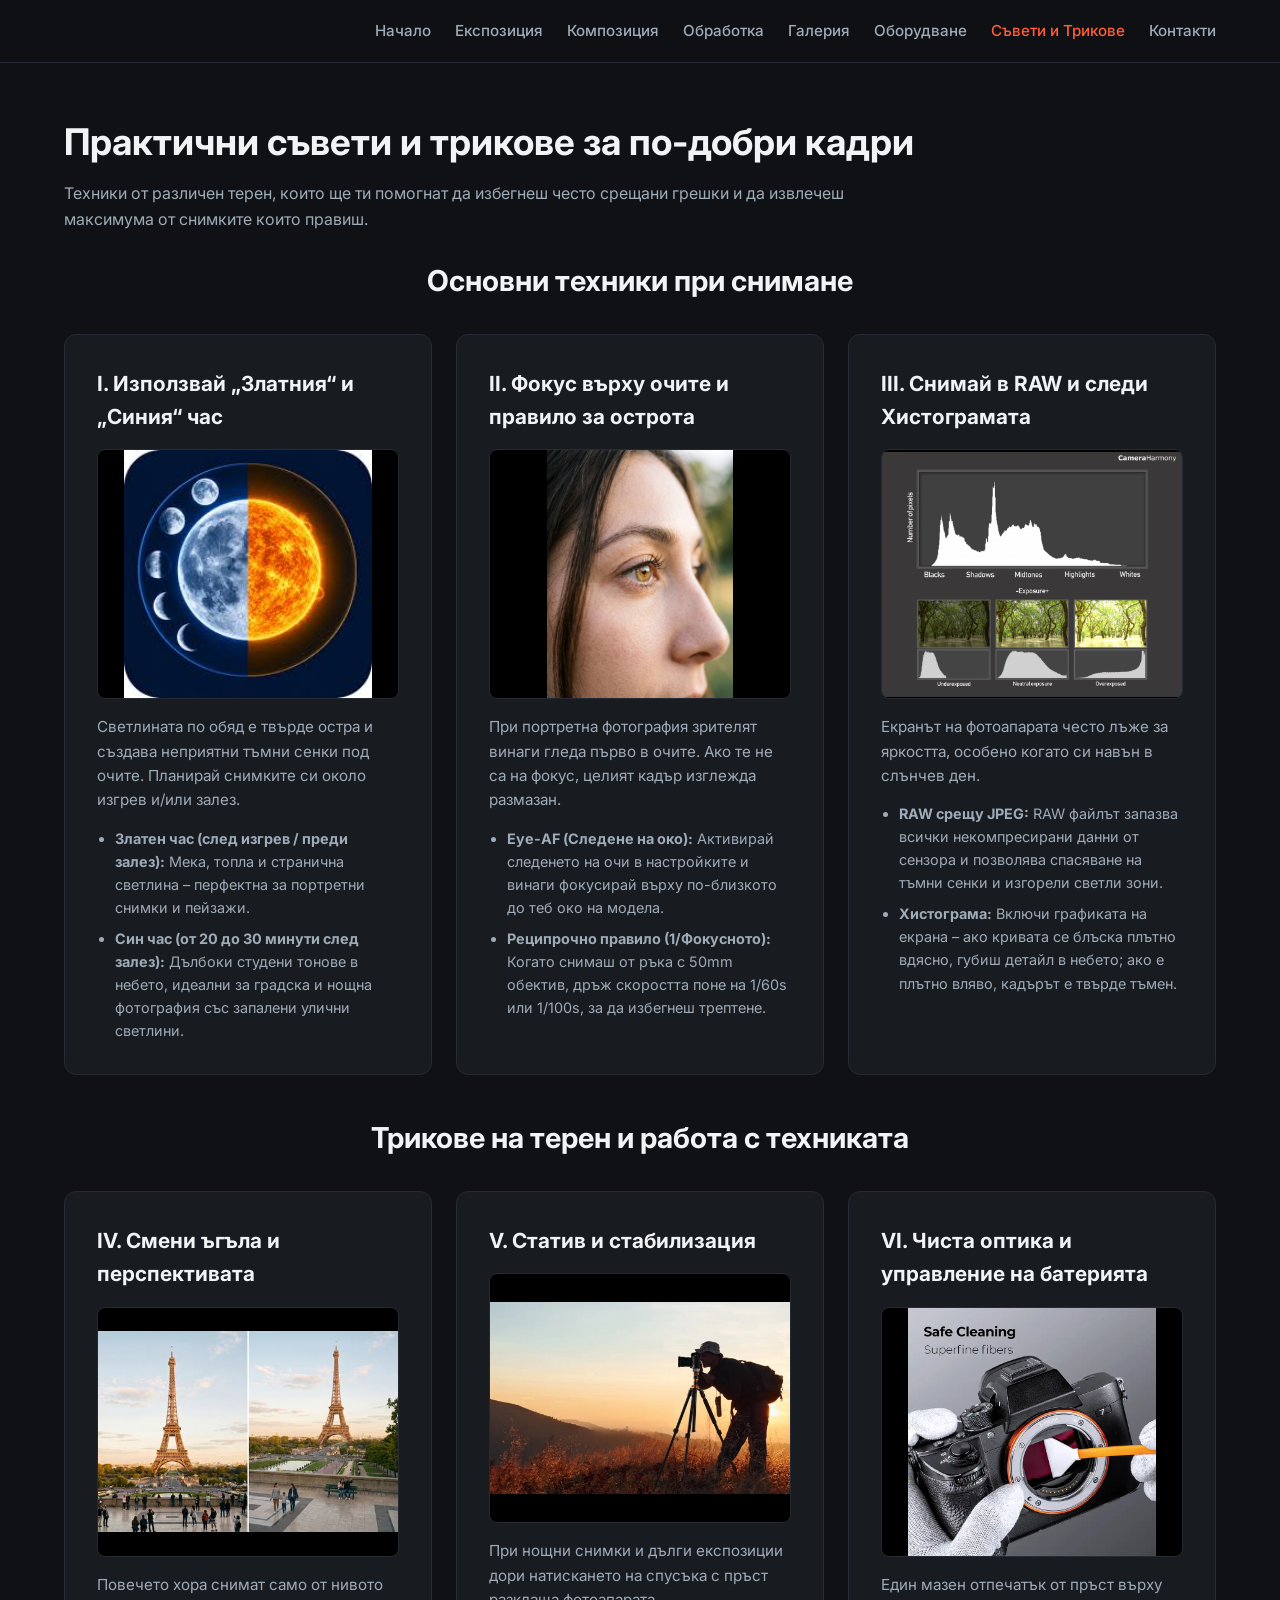
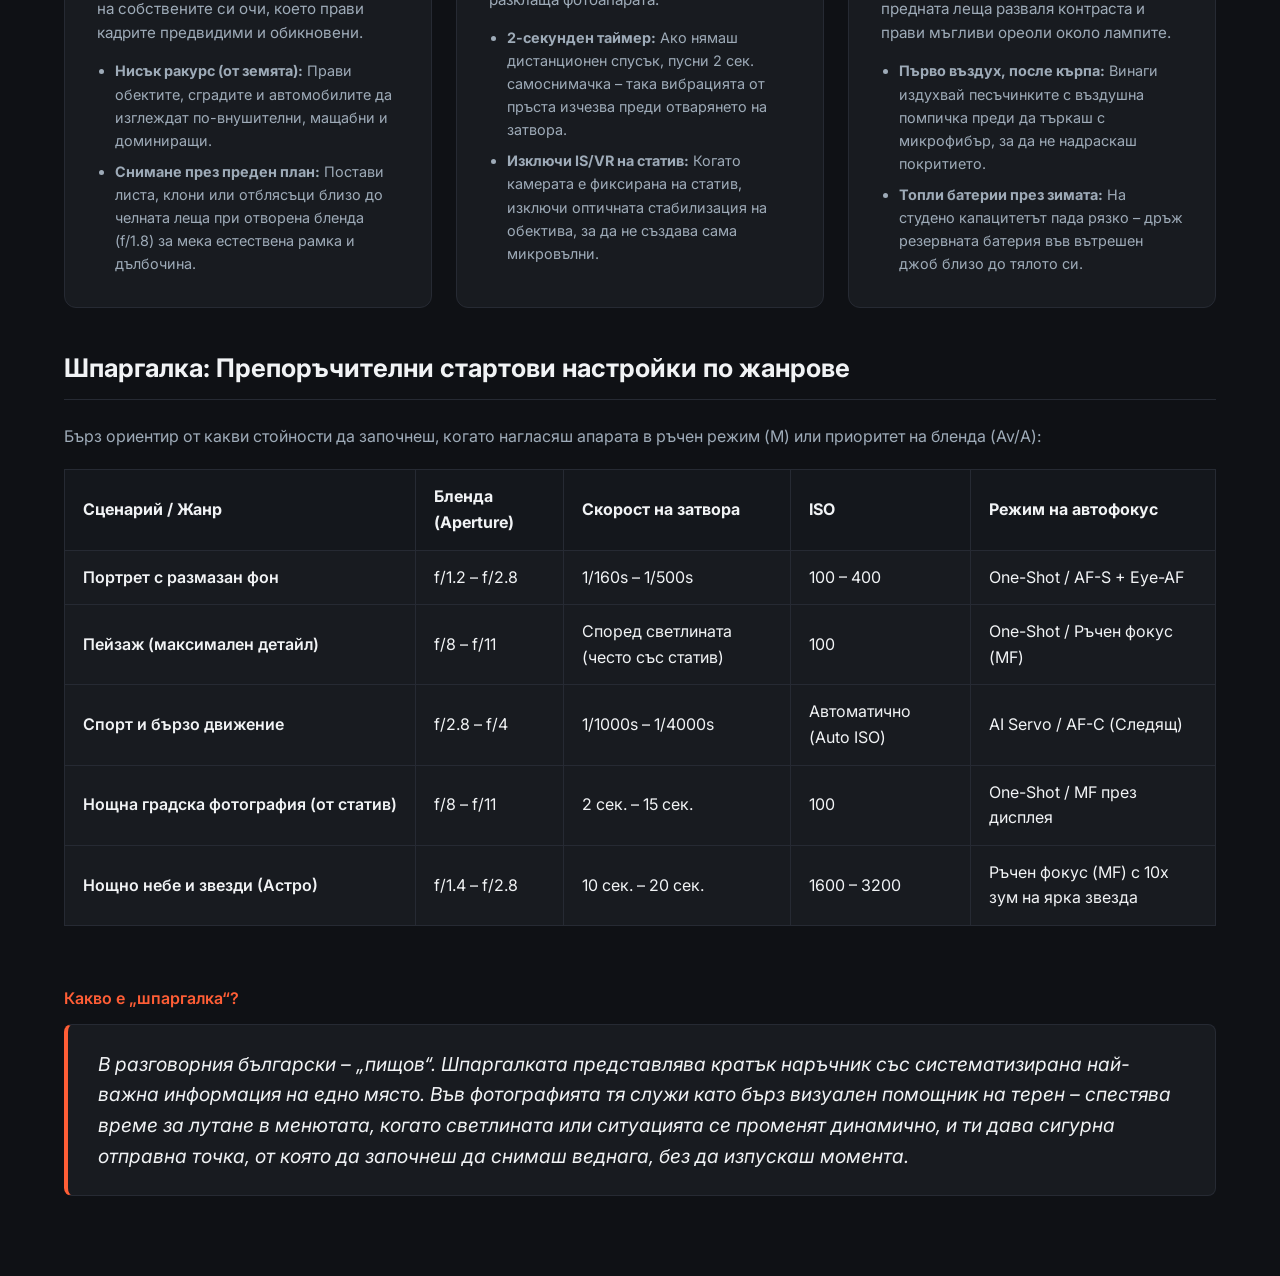
<file: tips.html>
<!DOCTYPE html>
<html lang="bg">
<head>
  <meta charset="UTF-8">
  <meta name="viewport" content="width=device-width, initial-scale=1.0">
  <title>Съвети и Трикове</title>
  <link rel="stylesheet" href="css/style.css">
  <link rel="preconnect" href="https://fonts.googleapis.com">
  <link rel="preconnect" href="https://fonts.gstatic.com" crossorigin>
  <link href="https://fonts.googleapis.com/css2?family=Inter:wght@300;400;600;700&display=swap" rel="stylesheet">
</head>
<body>

  <header>
    <div class="navbar container">
      <nav>
        <ul class="nav-links">
          <li><a href="index.html">Начало</a></li>
          <li><a href="exposure.html">Експозиция</a></li>
          <li><a href="composition.html">Композиция</a></li>
          <li><a href="editing.html">Обработка</a></li>
          <li><a href="gallery.html">Галерия</a></li>
          <li><a href="gear.html">Оборудване</a></li>
          <li><a href="tips.html" class="active">Съвети и Трикове</a></li>
          <li><a href="contact.html">Контакти</a></li>
        </ul>
      </nav>
    </div>
  </header>

  <section class="page-header container">
    <h1>Практични съвети и трикове за по-добри кадри</h1>
    <p>Техники от различен терен, които ще ти помогнат да избегнеш често срещани грешки и да извлечеш максимума от снимките които правиш.</p>
  </section>

  <!-- Светлина, Фокус и Формат -->
  <section class="container features" style="padding-top: 0; padding-bottom: 40px;">
    <h2 class="section-title" style="text-align: center; font-size: 1.8rem; margin-bottom: 30px;">Основни техники при снимане</h2>
    
    <div class="cards-grid">
      <div class="card rule-card">
        <h3>I. Използвай „Златния“ и „Синия“ час</h3>
        <div class="card-image-box" style="margin: 16px 0;">
          <img src="assets/tip-golden-hour.jpg" alt="Златен час">
        </div>
        <p style="margin-bottom: 14px;">Светлината по обяд е твърде остра и създава неприятни тъмни сенки под очите. Планирай снимките си около изгрев и/или залез.</p>
        <ul style="color: var(--text-muted); padding-left: 18px; font-size: 0.9rem; line-height: 1.6;">
          <li style="margin-bottom: 8px;"><strong>Златен час (след изгрев / преди залез):</strong> Мека, топла и странична светлина – перфектна за портретни снимки и пейзажи.</li>
          <li><strong>Син час (от 20 до 30 минути след залез):</strong> Дълбоки студени тонове в небето, идеални за градска и нощна фотография със запалени улични светлини.</li>
        </ul>
      </div>

      <div class="card rule-card">
        <h3>II. Фокус върху очите и правило за острота</h3>
        <div class="card-image-box" style="margin: 16px 0;">
          <img src="assets/tip-eye-focus.jpg" alt="Фокус върху очите">
        </div>
        <p style="margin-bottom: 14px;">При портретна фотография зрителят винаги гледа първо в очите. Ако те не са на фокус, целият кадър изглежда размазан.</p>
        <ul style="color: var(--text-muted); padding-left: 18px; font-size: 0.9rem; line-height: 1.6;">
          <li style="margin-bottom: 8px;"><strong>Eye-AF (Следене на око):</strong> Активирай следенето на очи в настройките и винаги фокусирай върху по-близкото до теб око на модела.</li>
          <li><strong>Реципрочно правило (1/Фокусното):</strong> Когато снимаш от ръка с 50mm обектив, дръж скоростта поне на 1/60s или 1/100s, за да избегнеш трептене.</li>
        </ul>
      </div>

      <div class="card rule-card">
        <h3>III. Снимай в RAW и следи Хистограмата</h3>
        <div class="card-image-box" style="margin: 16px 0;">
          <img src="assets/tip-raw-histogram.jpg" alt="RAW и Хистограма">
        </div>
        <p style="margin-bottom: 14px;">Екранът на фотоапарата често лъже за яркостта, особено когато си навън в слънчев ден.</p>
        <ul style="color: var(--text-muted); padding-left: 18px; font-size: 0.9rem; line-height: 1.6;">
          <li style="margin-bottom: 8px;"><strong>RAW срещу JPEG:</strong> RAW файлът запазва всички некомпресирани данни от сензора и позволява спасяване на тъмни сенки и изгорели светли зони.</li>
          <li><strong>Хистограма:</strong> Включи графиката на екрана – ако кривата се блъска плътно вдясно, губиш детайл в небето; ако е плътно вляво, кадърът е твърде тъмен.</li>
        </ul>
      </div>

    </div>
  </section>

  <!-- Перспектива, Настройки на терен и Поддръжка -->
  <section class="container features" style="padding-top: 0; padding-bottom: 40px;">
    <h2 class="section-title" style="text-align: center; font-size: 1.8rem; margin-bottom: 30px;">Трикове на терен и работа с техниката</h2>
    
    <div class="cards-grid">
      <div class="card rule-card">
        <h3>IV. Смени ъгъла и перспективата</h3>
        <div class="card-image-box" style="margin: 16px 0;">
          <img src="assets/tip-angles.jpg" alt="Смяна на ъгъла">
        </div>
        <p style="margin-bottom: 14px;">Повечето хора снимат само от нивото на собствените си очи, което прави кадрите предвидими и обикновени.</p>
        <ul style="color: var(--text-muted); padding-left: 18px; font-size: 0.9rem; line-height: 1.6;">
          <li style="margin-bottom: 8px;"><strong>Нисък ракурс (от земята):</strong> Прави обектите, сградите и автомобилите да изглеждат по-внушителни, мащабни и доминиращи.</li>
          <li><strong>Снимане през преден план:</strong> Постави листа, клони или отблясъци близо до челната леща при отворена бленда (f/1.8) за мека естествена рамка и дълбочина.</li>
        </ul>
      </div>

      <div class="card rule-card">
        <h3>V. Статив и стабилизация</h3>
        <div class="card-image-box" style="margin: 16px 0;">
          <img src="assets/tip-tripod-tricks.jpg" alt="Стабилизация и статив">
        </div>
        <p style="margin-bottom: 14px;">При нощни снимки и дълги експозиции дори натискането на спусъка с пръст разклаща фотоапарата.</p>
        <ul style="color: var(--text-muted); padding-left: 18px; font-size: 0.9rem; line-height: 1.6;">
          <li style="margin-bottom: 8px;"><strong>2-секунден таймер:</strong> Ако нямаш дистанционен спусък, пусни 2 сек. самоснимачка – така вибрацията от пръста изчезва преди отварянето на затвора.</li>
          <li><strong>Изключи IS/VR на статив:</strong> Когато камерата е фиксирана на статив, изключи оптичната стабилизация на обектива, за да не създава сама микровълни.</li>
        </ul>
      </div>

      <div class="card rule-card">
        <h3>VI. Чиста оптика и управление на батерията</h3>
        <div class="card-image-box" style="margin: 16px 0;">
          <img src="assets/tip-care.jpg" alt="Грижа за техниката">
        </div>
        <p style="margin-bottom: 14px;">Един мазен отпечатък от пръст върху предната леща разваля контраста и прави мъгливи ореоли около лампите.</p>
        <ul style="color: var(--text-muted); padding-left: 18px; font-size: 0.9rem; line-height: 1.6;">
          <li style="margin-bottom: 8px;"><strong>Първо въздух, после кърпа:</strong> Винаги издухвай песъчинките с въздушна помпичка преди да търкаш с микрофибър, за да не надраскаш покритието.</li>
          <li><strong>Топли батерии през зимата:</strong> На студено капацитетът пада рязко – дръж резервната батерия във вътрешен джоб близо до тялото си.</li>
        </ul>
      </div>

    </div>
  </section>

  <!-- Таблица за бързи настройки -->
  <section class="container workflow-section" style="margin-bottom: 60px;">
    <h2 class="section-title" style="text-align: left; font-size: 1.6rem; margin-bottom: 24px; border-bottom: 1px solid var(--border-color); padding-bottom: 10px;">Шпаргалка: Препоръчителни стартови настройки по жанрове</h2>
    <p style="color: var(--text-muted); margin-bottom: 20px;">Бърз ориентир от какви стойности да започнеш, когато нагласяш апарата в ръчен режим (M) или приоритет на бленда (Av/A):</p>
    
    <div class="steps-table-container">
      <table class="steps-table">
        <thead>
          <tr>
            <th>Сценарий / Жанр</th>
            <th>Бленда (Aperture)</th>
            <th>Скорост на затвора</th>
            <th>ISO</th>
            <th>Режим на автофокус</th>
          </tr>
        </thead>
        <tbody>
          <tr>
            <td class="step-title-cell">Портрет с размазан фон</td>
            <td>f/1.2 – f/2.8</td>
            <td>1/160s – 1/500s</td>
            <td>100 – 400</td>
            <td>One-Shot / AF-S + Eye-AF</td>
          </tr>
          <tr>
            <td class="step-title-cell">Пейзаж (максимален детайл)</td>
            <td>f/8 – f/11</td>
            <td>Според светлината (често със статив)</td>
            <td>100</td>
            <td>One-Shot / Ръчен фокус (MF)</td>
          </tr>
          <tr>
            <td class="step-title-cell">Спорт и бързо движение</td>
            <td>f/2.8 – f/4</td>
            <td>1/1000s – 1/4000s</td>
            <td>Автоматично (Auto ISO)</td>
            <td>AI Servo / AF-C (Следящ)</td>
          </tr>
          <tr>
            <td class="step-title-cell">Нощна градска фотография (от статив)</td>
            <td>f/8 – f/11</td>
            <td>2 сек. – 15 сек.</td>
            <td>100</td>
            <td>One-Shot / MF през дисплея</td>
          </tr>
          <tr>
            <td class="step-title-cell">Нощно небе и звезди (Астро)</td>
            <td>f/1.4 – f/2.8</td>
            <td>10 сек. – 20 сек.</td>
            <td>1600 – 3200</td>
            <td>Ръчен фокус (MF) с 10x зум на ярка звезда</td>
          </tr>
        </tbody>
      </table>
    </div>
  </section>
  
  <section class="quote-section container">
    <span class="quote-author-label">Какво е „шпаргалка“?</span>
    <div class="quote-box">
      <p>В разговорния български – „пищов“. Шпаргалката представлява кратък наръчник със систематизирана най-важна информация на едно място. Във фотографията тя служи като бърз визуален помощник на терен – спестява време за лутане в менютата, когато светлината или ситуацията се променят динамично, и ти дава сигурна отправна точка, от която да започнеш да снимаш веднага, без да изпускаш момента.</p>
    </div>
  </section>

  <script src="js/main.js"></script>
</body>
</html>
</file>
<file: css/style.css>
:root {
  --bg-color: #0f1115;
  --card-bg: #181b20;
  --text-main: #f1f3f5;
  --text-muted: #9eabb8;
  --accent-color: #ff5e36;
  --accent-hover: #e04b25;
  --border-color: #262a33;
  --font-family: 'Inter', sans-serif;
}

* {
  margin: 0;
  padding: 0;
  box-sizing: border-box;
}

body {
  background-color: var(--bg-color);
  color: var(--text-main);
  font-family: var(--font-family);
  line-height: 1.6;
}

.container {
  width: 90%;
  max-width: 1200px;
  margin: 0 auto;
}

header {
  background-color: rgba(15, 17, 21, 0.9);
  backdrop-filter: blur(10px);
  position: sticky;
  top: 0;
  z-index: 1000;
  border-bottom: 1px solid var(--border-color);
}

.navbar {
  display: flex;
  justify-content: flex-end;
  align-items: center;
  padding: 18px 0;
}

.nav-links {
  display: flex;
  list-style: none;
  gap: 24px;
}

.nav-links a {
  color: var(--text-muted);
  text-decoration: none;
  font-size: 0.95rem;
  font-weight: 500;
  transition: color 0.3s ease;
}

.nav-links a:hover,
.nav-links a.active {
  color: var(--accent-color);
}

.hero {
  position: relative;
  min-height: 80vh;
  display: flex;
  align-items: center;
  background: #14171c url('../assets/start_badge.jpg') center/cover no-repeat;
  border-bottom: 1px solid var(--border-color);
}

.hero-overlay {
  position: absolute;
  top: 0;
  left: 0;
  width: 100%;
  height: 100%;
  background: linear-gradient(180deg, rgba(15,17,21,0.6) 0%, rgba(15,17,21,0.95) 100%);
}

.hero-content {
  position: relative;
  z-index: 2;
  max-width: 700px;
}

.badge {
  display: inline-block;
  background-color: rgba(255, 94, 54, 0.15);
  color: var(--accent-color);
  padding: 6px 14px;
  border-radius: 20px;
  font-size: 0.85rem;
  font-weight: 600;
  margin-bottom: 16px;
  border: 1px solid rgba(255, 94, 54, 0.3);
}

.hero h1 {
  font-size: 3rem;
  line-height: 1.2;
  font-weight: 700;
  margin-bottom: 20px;
}

.hero p {
  font-size: 1.15rem;
  color: var(--text-muted);
  margin-bottom: 32px;
}

.hero-btns {
  display: flex;
  gap: 16px;
}

.btn {
  display: inline-block;
  padding: 12px 28px;
  border-radius: 8px;
  text-decoration: none;
  font-weight: 600;
  transition: all 0.3s ease;
}

.btn-primary {
  background-color: var(--accent-color);
  color: #fff;
}

.btn-primary:hover {
  background-color: var(--accent-hover);
}

.btn-secondary {
  background-color: transparent;
  color: var(--text-main);
  border: 1px solid var(--border-color);
}

.btn-secondary:hover {
  background-color: var(--card-bg);
}

.features {
  padding: 80px 0;
}

.section-title {
  text-align: center;
  font-size: 2rem;
  margin-bottom: 48px;
}

.cards-grid {
  display: grid;
  grid-template-columns: repeat(auto-fit, minmax(300px, 1fr));
  gap: 24px;
}

.card {
  background-color: var(--card-bg);
  padding: 32px;
  border-radius: 12px;
  border: 1px solid var(--border-color);
  transition: transform 0.3s ease, border-color 0.3s ease;
}

.card:hover {
  transform: translateY(-5px);
  border-color: var(--accent-color);
}

.card-icon {
  font-size: 2.5rem;
  margin-bottom: 16px;
}

.card h3 {
  font-size: 1.3rem;
  margin-bottom: 12px;
}

.card p {
  color: var(--text-muted);
  font-size: 0.95rem;
  margin-bottom: 20px;
}

.simulator-layout {
  display: grid;
  grid-template-columns: 1fr 1fr;
  gap: 32px;
  align-items: center;
  margin-top: 24px;
}

.sim-controls {
  display: flex;
  flex-direction: column;
  gap: 20px;
}

.control-group label {
  display: block;
  font-weight: 600;
  margin-bottom: 6px;
}

.control-group input[type="range"] {
  width: 100%;
  accent-color: var(--accent-color);
  margin-bottom: 6px;
  cursor: pointer;
}

.control-group small {
  display: block;
  color: var(--text-muted);
  font-size: 0.85rem;
  line-height: 1.4;
}

.exposure-bar-container {
  width: 100%;
  display: flex;
  align-items: center;
  gap: 12px;
  font-size: 0.85rem;
  color: var(--text-muted);
  margin-top: 12px;
}

.exposure-bar {
  flex: 1;
  height: 8px;
  background-color: #262a33;
  border-radius: 4px;
  position: relative;
  overflow: hidden;
}

.exposure-indicator {
  width: 20%;
  height: 100%;
  background-color: var(--accent-color);
  position: absolute;
  left: 40%;
  transition: left 0.15s ease;
  border-radius: 4px;
}

.preview-text {
  position: absolute;
  bottom: 12px;
  font-weight: 600;
  font-size: 0.85rem;
  padding: 6px 14px;
  border-radius: 6px;
  background-color: rgba(15, 17, 21, 0.85);
  color: #fff;
  backdrop-filter: blur(4px);
  border: 1px solid var(--border-color);
}

.noise-overlay {
  position: absolute;
  top: 0;
  left: 0;
  width: 100%;
  height: 100%;
  pointer-events: none;
  opacity: 0;
  background-image: url("data:image/svg+xml,%3Csvg viewBox='0 0 200 200' xmlns='http://www.w3.org/2000/svg'%3E%3Cfilter id='noiseFilter'%3E%3CfeTurbulence type='fractalNoise' baseFrequency='0.8' numOctaves='3' stitchTiles='stitch'/%3E%3C/filter%3E%3Crect width='100%25' height='100%25' filter='url(%23noiseFilter)' opacity='0.5'/%3E%3C/svg%3E");
  transition: opacity 0.2s ease;
}

.sim-preview {
  display: flex;
  flex-direction: column;
  gap: 16px;
  width: 100%;
}

.photo-preview-wrapper {
  position: relative;
  width: 100%;
  height: 575px;
  max-height: 575px;
  border-radius: 8px;
  overflow: hidden;
  border: 1px solid var(--border-color);
  background-color: #000;
  display: flex;
  justify-content: center;
  align-items: center;
}

#sim-image {
  width: 100%;
  height: 100%;
  object-fit: cover;
  display: block;
  transition: filter 0.15s ease;
}

.card-link {
  color: var(--accent-color);
  text-decoration: none;
  font-weight: 600;
  font-size: 0.9rem;
}

footer {
  padding: 32px 0;
  border-top: 1px solid var(--border-color);
  text-align: center;
  color: var(--text-muted);
  font-size: 0.85rem;
}

.page-header {
  padding: 50px 0 25px 0;
}

.page-header h1 {
  font-size: 2.3rem;
  margin-bottom: 10px;
}

.page-header p {
  color: var(--text-muted);
  max-width: 800px;
}

.info-grid {
  display: grid;
  grid-template-columns: repeat(auto-fit, minmax(220px, 1fr));
  gap: 20px;
  margin-bottom: 50px;
}

.info-card {
  background-color: var(--card-bg);
  border: 1px solid var(--border-color);
  padding: 24px;
  border-radius: 12px;
}

.info-icon {
  font-size: 2rem;
  display: block;
  margin-bottom: 12px;
}

.info-card h3 {
  font-size: 1.1rem;
  margin-bottom: 8px;
  color: var(--accent-color);
}

.info-card p {
  color: var(--text-muted);
  font-size: 0.9rem;
}

.rules-section {
  margin-bottom: 60px;
}

.card-image-box {
  width: 100%;
  height: 250px;
  border-radius: 8px;
  overflow: hidden;
  margin-bottom: 16px;
  border: 1px solid var(--border-color);
  background-color: #000;
  display: flex;
  justify-content: center;
  align-items: center;
}

.card-image-box img {
  width: 100%;
  height: 100%;
  object-fit: contain;
  transition: transform 0.3s ease;
}

.rule-card:hover .card-image-box img {
  transform: scale(1.05);
}

.workflow-section {
  margin-bottom: 60px;
}

.steps-table-container {
  width: 100%;
  overflow-x: auto;
  margin-top: 20px;
}

.steps-table {
  width: 100%;
  border-collapse: collapse;
  background-color: var(--card-bg);
  border: 1px solid var(--border-color);
}

.steps-table th,
.steps-table td {
  padding: 14px 18px;
  text-align: left;
  border: 1px solid var(--border-color);
}

.steps-table th {
  background-color: #14171c;
  color: var(--text-main);
  font-size: 1rem;
  font-weight: 700;
}

.steps-table tbody tr:hover {
  background-color: rgba(255, 94, 54, 0.05);
}

.step-num-cell {
  font-weight: 700;
  color: var(--accent-color);
  font-size: 1.1rem;
  width: 50px;
  text-align: center;
}

.step-title-cell {
  font-weight: 600;
  color: var(--text-main);
  white-space: nowrap;
  width: 200px;
}

.quote-section {
  margin-bottom: 80px;
}

.quote-author-label {
  display: block;
  font-size: 1rem;
  font-weight: 600;
  color: var(--accent-color);
  margin-bottom: 12px;
}

.quote-box {
  background-color: var(--card-bg);
  border: 1px solid var(--border-color);
  border-left: 4px solid var(--accent-color);
  padding: 24px 30px;
  border-radius: 8px;
}

.quote-box p {
  font-size: 1.2rem;
  font-style: italic;
  color: var(--text-main);
  margin: 0;
}
</file>
